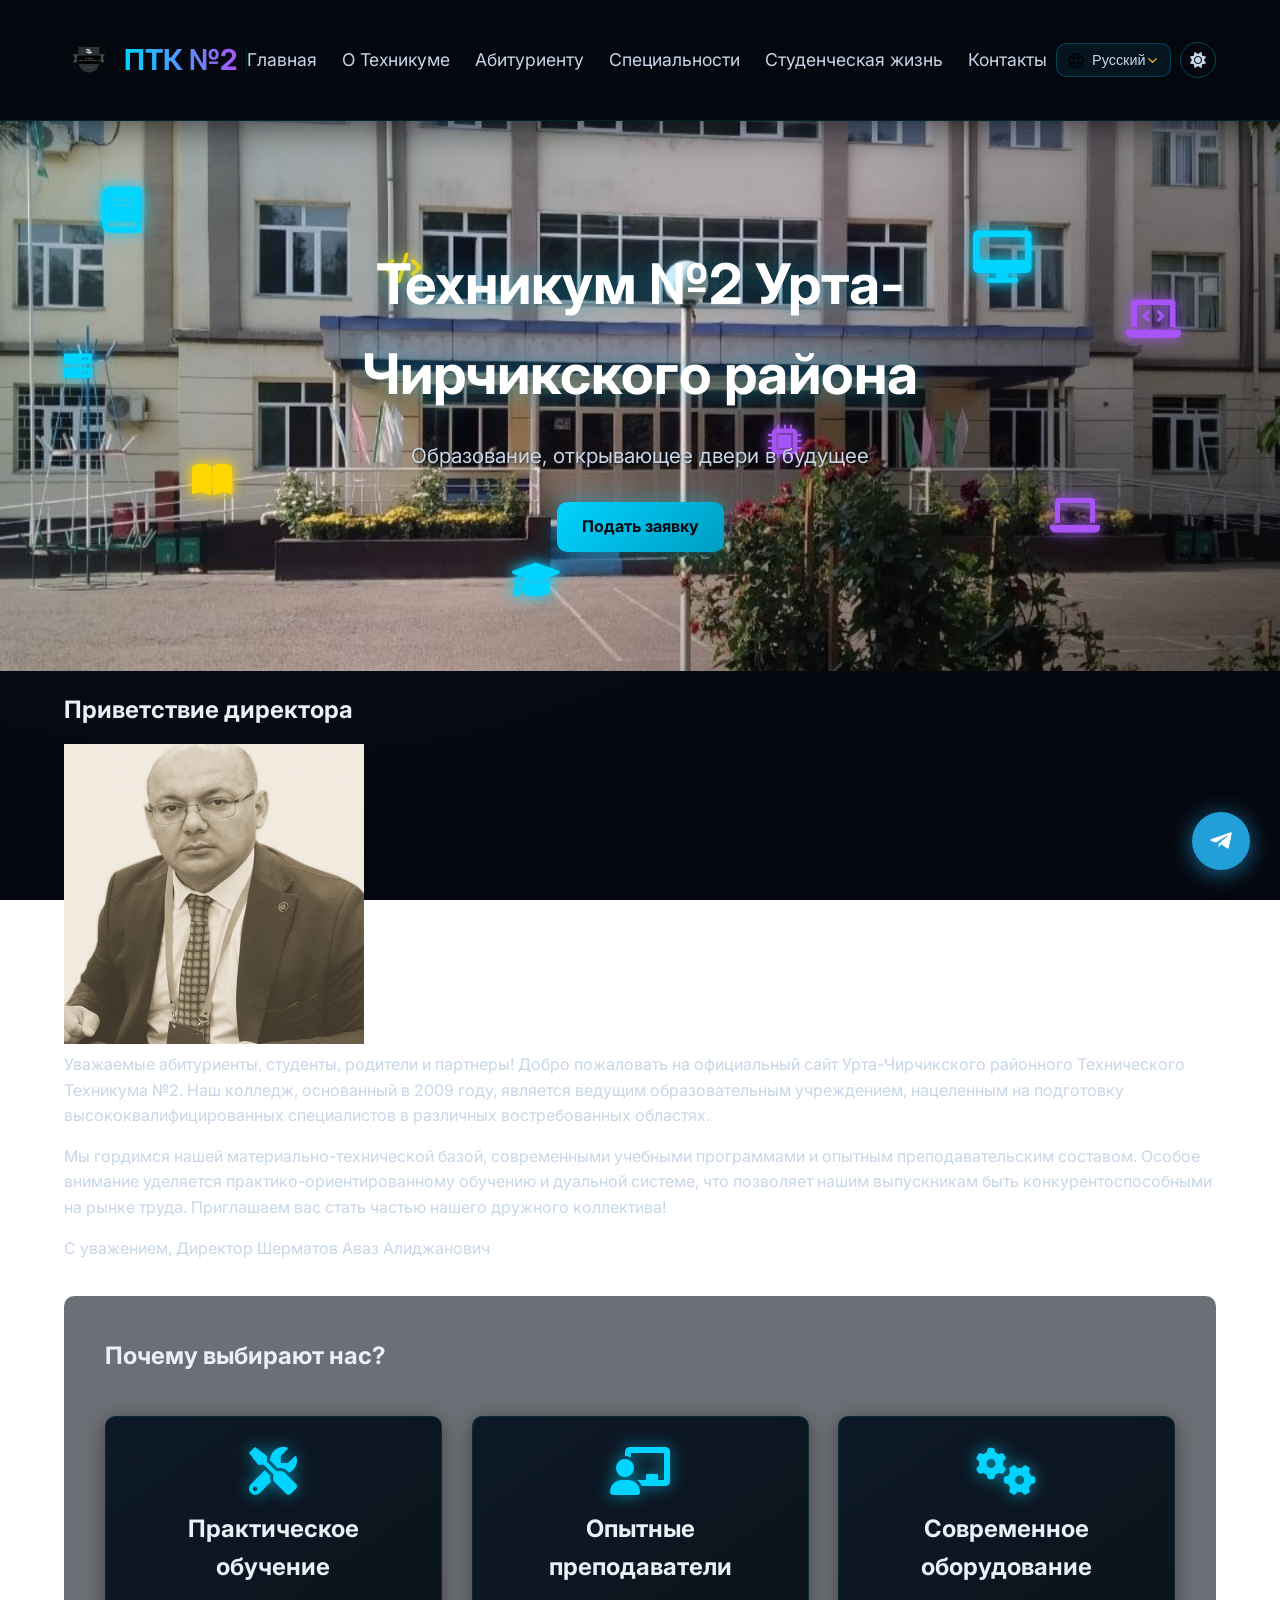
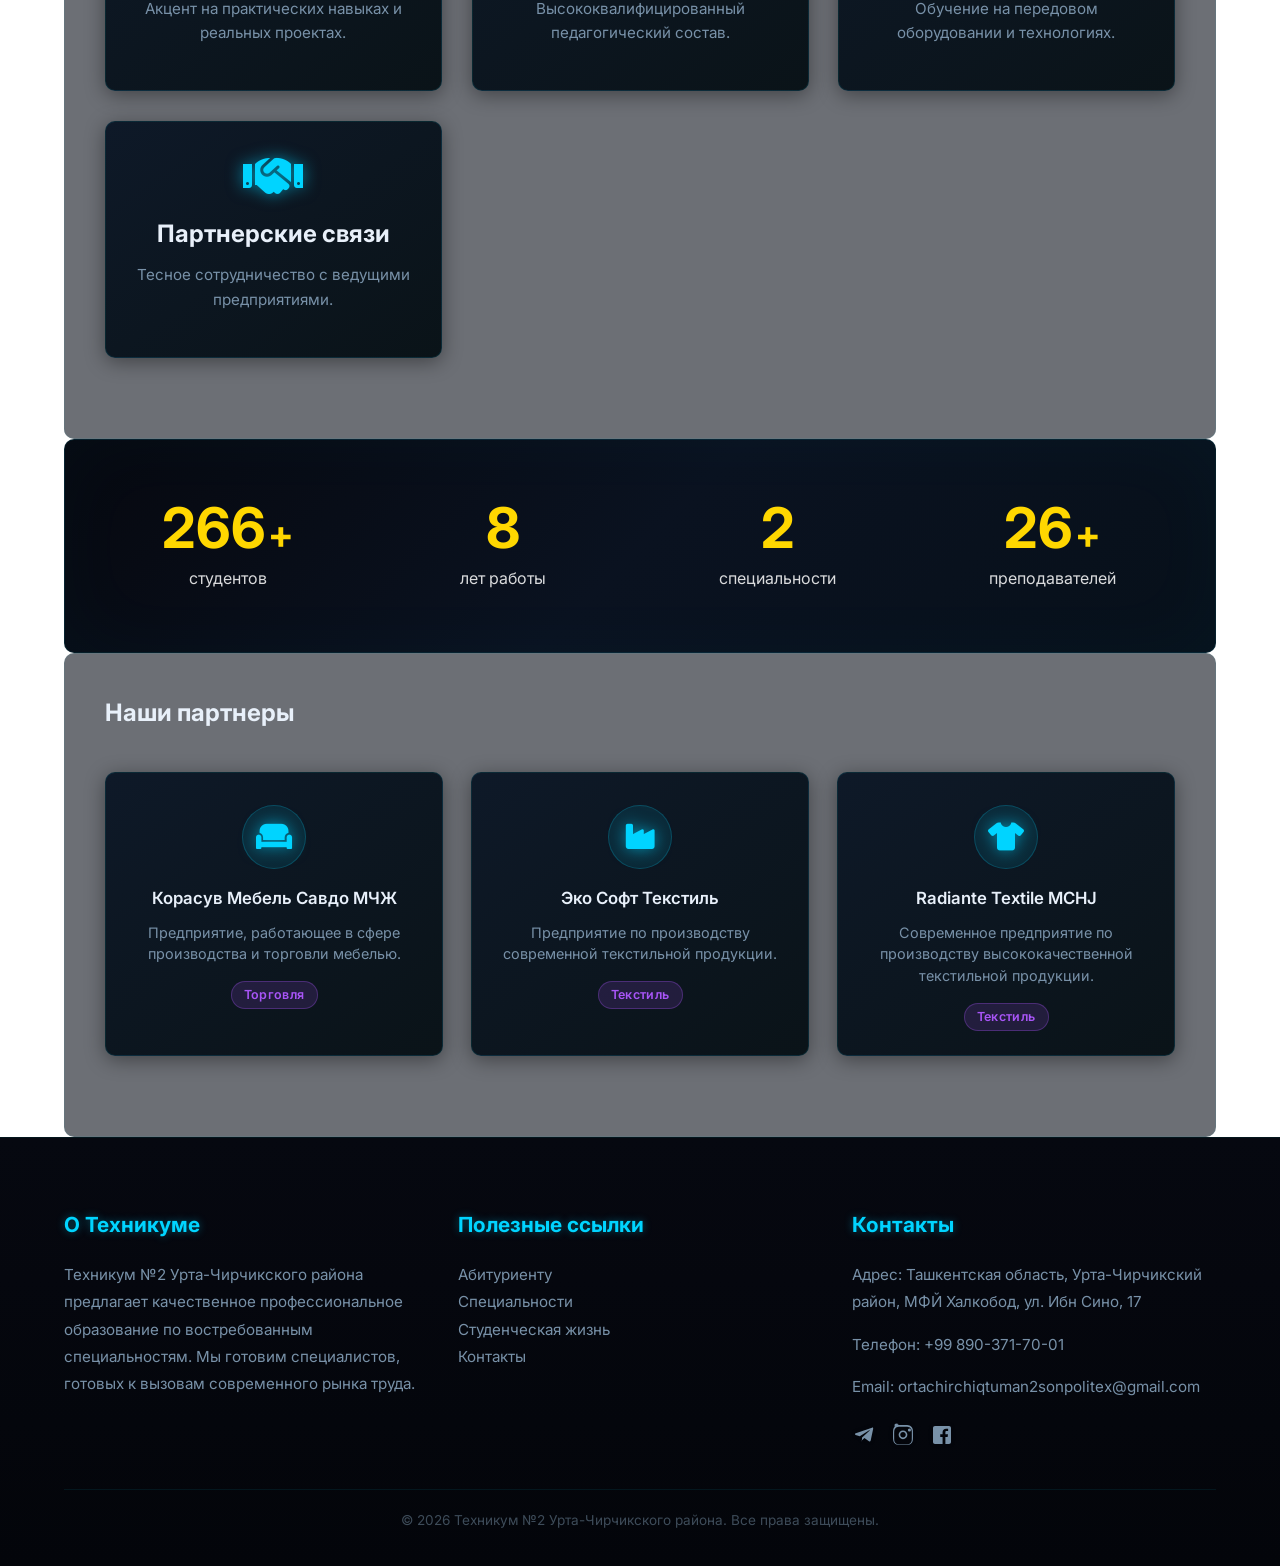
<file: index.html>
﻿<!DOCTYPE html>
<html lang="ru"> <head>
    <meta charset="UTF-8">
    <meta name="viewport" content="width=device-width, initial-scale=1.0">
    <title data-lang-key="page_title_home">O‘rta-Chirchiq tumani 2-sonli Texnikumi</title>
    <link rel="stylesheet" href="css/style.css">
    <link rel="stylesheet" href="https://cdnjs.cloudflare.com/ajax/libs/font-awesome/6.0.0-beta3/css/all.min.css">
</head>
<body>

    <header class="main-header">
        <div class="container header-content">
            <div class="logo">
                <a href="index.html">
                    <img src="img/placeholder_logo.png" alt="College Logo" class="college-logo">
                    <span class="logo-text" data-lang-key="college_short_name">PTC No.2</span>
                </a>
            </div>
            <nav class="main-nav">
                <ul>
                    <li><a href="index.html" data-lang-key="nav_home">Bosh sahifa</a></li>
                    <li><a href="about.html" data-lang-key="nav_about">Kollej haqida</a></li>
                    <li><a href="applicants.html" data-lang-key="nav_applicants">Abituriyentga</a></li>
                    <li><a href="programs.html" data-lang-key="nav_programs">Mutaxassisliklar</a></li>
                    <li><a href="student_life.html" data-lang-key="nav_student_life">Talabalar hayoti</a></li>
                    <li><a href="contacts.html" data-lang-key="nav_contacts">Aloqa</a></li>
                </ul>
            </nav>
            <div class="language-switcher">
                <select id="language-switcher-select">
                    <option value="uz" data-flag="img/uz.svg">O'zbekcha</option>
                    <option value="ru" data-flag="img/ru.svg">Русский</option>
                    <option value="en" data-flag="img/en.svg">English</option>
                </select>
                <img id="selected-flag" src="img/ru.svg" alt="Selected language flag">
            </div>
            <button class="theme-toggle-btn" id="theme-toggle" aria-label="Toggle theme">
                <i class="fas fa-sun"></i>
            </button>
            <button class="hamburger-menu" aria-label="Open menu">
                <i class="fas fa-bars"></i>
            </button>
        </div>
    </header>

    <main>
        <section class="hero-section" style="background-image: url('img/hero_background.jpg');">
            <div class="hero-overlay"></div>
            <div class="container hero-content">
                <h1 class="hero-title" data-lang-key="hero_title">O‘rta-Chirchiq tumani 2-sonli Texnikumi</h1>
                <p class="hero-slogan" data-lang-key="hero_slogan">Kelajakka eshik ochuvchi ta'lim</p>
                <a href="applicants.html" class="btn btn-primary" data-lang-key="hero_apply_btn">Ariza topshirish</a>
            </div>
        </section>

        <section class="section-welcome container">
            <div class="welcome-content">
                <h2 class="section-title" data-lang-key="welcome_message_title" data-anim="rotate-in-x">Direktor tabrigi</h2>
                <div class="welcome-director-info">
                    <div class="director-photo-wrapper" data-anim="swivel">
                        <img src="img/director_photo.png" alt="Director's Photo" class="director-photo">
                    </div>
                    <div class="director-text" data-anim="rotate-in-y">
                        <p data-lang-key="welcome_message_paragraph1">
                            Hurmatli abituriyentlar, talabalar, ota-onalar va hamkorlar! O‘rta-Chirchiq tumani 2-sonli Texnikumning rasmiy veb-saytiga xush kelibsiz. 2009-yilda tashkil etilgan kollejimiz turli talab yuqori bo‘lgan sohalarda yuqori malakali mutaxassislarni tayyorlashga qaratilgan yetakchi ta’lim muassasasidir.                        
                        </p>
                        <p data-lang-key="welcome_message_paragraph2">
                            Biz o‘z moddiy-texnik bazamiz, zamonaviy o‘quv dasturlarimiz va tajribali o‘qituvchilar jamoasi bilan faxrlanamiz. Amaliyotga yo‘naltirilgan va dual ta’lim tizimiga alohida e’tibor qaratilmoqda, bu esa bitiruvchilarimizga mehnat bozorida raqobatbardosh bo‘lish imkonini beradi. Sizni do‘stona jamoamizga qo‘shilishga taklif qilamiz!
                        </p>
                        <p class="director-signature" data-lang-key="director_signature">Hurmat bilan, Direktor Shermatov Avaz Alijanovich</p>
                    </div>
                </div>
            </div>
        </section>

        <section class="section-features container">
            <h2 class="section-title" data-lang-key="features_title" data-anim="pivot">Nima uchun bizni tanlaysiz?</h2>
            <div class="features-grid">
                <div class="feature-item" data-anim="cube-drop" data-delay="1">
                    <i class="fas fa-tools feature-icon"></i>
                    <h3 data-lang-key="feature1_title">Amaliy ta’lim</h3>
                    <p data-lang-key="feature1_desc">Amaliy ko’nikmalar va real loyihalarga e’tibor.</p>
                </div>
                <div class="feature-item" data-anim="rotate-in-y" data-delay="2">
                    <i class="fas fa-chalkboard-teacher feature-icon"></i>
                    <h3 data-lang-key="feature2_title">Tajribali o’qituvchilar</h3>
                    <p data-lang-key="feature2_desc">Yuqori malakali pedagogik jamoa.</p>
                </div>
                <div class="feature-item" data-anim="spin-in" data-delay="3">
                    <i class="fas fa-cogs feature-icon"></i>
                    <h3 data-lang-key="feature3_title">Zamonaviy jihozlar</h3>
                    <p data-lang-key="feature3_desc">Ilg’or uskunalar va texnologiyalarda ta’lim.</p>
                </div>
                <div class="feature-item" data-anim="swivel" data-delay="4">
                    <i class="fas fa-handshake feature-icon"></i>
                    <h3 data-lang-key="feature4_title">Hamkorlik aloqalari</h3>
                    <p data-lang-key="feature4_desc">Yetakchi korxonalar bilan yaqin hamkorlik.</p>
                </div>
            </div>
        </section>

        <section class="section-stats container">
            <div class="stats-grid">
                <div class="stat-item">
                    <div class="stat-number-wrap">
                        <span class="stat-number" data-target="500">0</span>
                        <span class="stat-symbol">+</span>
                    </div>
                    <p data-lang-key="stat_students">студентов</p>
                </div>
                <div class="stat-item">
                    <div class="stat-number-wrap">
                        <span class="stat-number" data-target="15">0</span>
                    </div>
                    <p data-lang-key="stat_years">лет работы</p>
                </div>
                <div class="stat-item">
                    <div class="stat-number-wrap">
                        <span class="stat-number" data-target="4">0</span>
                    </div>
                    <p data-lang-key="stat_programs">специальности</p>
                </div>
                <div class="stat-item">
                    <div class="stat-number-wrap">
                        <span class="stat-number" data-target="50">0</span>
                        <span class="stat-symbol">+</span>
                    </div>
                    <p data-lang-key="stat_teachers">преподавателей</p>
                </div>
            </div>
        </section>

        <section class="section-partners container">
            <h2 class="section-title" data-lang-key="partners_title" data-anim="rotate-in-x">Bizning hamkorlarimiz</h2>
            <div class="partners-grid">
                <div class="partner-card" data-anim="spin-in" data-delay="1">
                    <div class="partner-icon-wrap">
                        <i class="fas fa-couch"></i>
                    </div>
                    <h4 class="partner-name" data-lang-key="partner1_name">Qorasuv Mebel Savdo MCHJ</h4>
                    <p class="partner-desc" data-lang-key="partner1_desc">Mebel ishlab chiqarish va savdo sohasida faoliyat yurituvchi korxona.</p>
                    <span class="partner-type" data-lang-key="partner1_type">Savdo</span>
                </div>
                <div class="partner-card" data-anim="cube-drop" data-delay="2">
                    <div class="partner-icon-wrap">
                        <i class="fas fa-industry"></i>
                    </div>
                    <h4 class="partner-name" data-lang-key="partner2_name">Eko Soft Tekstil Korxonasi</h4>
                    <p class="partner-desc" data-lang-key="partner2_desc">Zamonaviy to'qimachilik mahsulotlarini ishlab chiqaruvchi korxona.</p>
                    <span class="partner-type" data-lang-key="partner2_type">To'qimachilik</span>
                </div>
                <div class="partner-card" data-anim="rotate-in-y" data-delay="3">
                    <div class="partner-icon-wrap">
                        <i class="fas fa-tshirt"></i>
                    </div>
                    <h4 class="partner-name" data-lang-key="partner3_name">Radiante Textile MCHJ</h4>
                    <p class="partner-desc" data-lang-key="partner3_desc">Yuqori sifatli to'qimachilik mahsulotlari ishlab chiqaruvchi zamonaviy korxona.</p>
                    <span class="partner-type" data-lang-key="partner3_type">To'qimachilik</span>
                </div>
            </div>
        </section>

    </main>

    <footer class="main-footer">
        <div class="container footer-content">
            <div class="footer-col about-col">
                <h3 data-lang-key="footer_about_title">Kollej haqida</h3>
                <p data-lang-key="footer_about_text">
                    O‘rta-Chirchiq tumani 2-sonli Texnikumi talab yuqori bo‘lgan mutaxassisliklar bo‘yicha sifatli kasbiy ta’limni taklif etadi. Biz zamonaviy mehnat bozori talablariga tayyor mutaxassislarni tayyorlaymiz.
            </div>
            <div class="footer-col links-col">
                <h3 data-lang-key="footer_links_title">Foydali havolalar</h3>
                <ul>
                    <li><a href="applicants.html" data-lang-key="footer_link_applicants">Abituriyentga</a></li>
                    <li><a href="programs.html" data-lang-key="footer_link_programs">Mutaxassisliklar</a></li>
                    <li><a href="student_life.html" data-lang-key="footer_link_student_life">Talabalar hayoti</a></li>
                    <li><a href="contacts.html" data-lang-key="footer_link_contacts">Aloqa</a></li>
                </ul>
            </div>
            <div class="footer-col contact-col">
                <h3 data-lang-key="footer_contact_title">Aloqa</h3>
                <p data-lang-key="footer_address">Manzil: Toshkent viloyati, O'rta-Chirchiq tumani, Xalqobod MFY, Ibn Sino ko'chasi, 17-uy</p>
                <p data-lang-key="footer_phone">Telefon: +99 890-371-70-01</p>
                <p data-lang-key="footer_email">Email: ortachirchiqtuman2sonpolitex@gmail.com</p>
                <div class="social-links">
                    <a href="https://t.me/Politexnikum2sonli" target="_blank" aria-label="Telegram">
                        <svg class="social-icon" viewBox="0 0 24 24" width="24" height="24" fill="currentColor">
                            <path d="M9.78 18.65l.28-4.23 7.68-6.92c.34-.31-.07-.46-.52-.19L7.74 13.3 3.62 12c-.88-.24-.88-1.37.2-1.64l16.14-5.7c.75-.27 1.45.16 1.18 1.31l-2.45 11.46c-.24.98-1 1.25-1.73.78l-4.52-3.32-2.13 2.05c-.21.21-.39.39-.7.39z"/>
                        </svg>
                    </a>
                 
                    <a href="https://www.instagram.com/urtachirchiq_2_son_texnikum?igsh=cGlnMWNzNDA4anpl&utm_source=qr" target="_blank" aria-label="Instagram">
                        <svg class="social-icon" viewBox="0 0 24 24" width="24" height="24" fill="currentColor">
                            <path d="M12 2c2.717 0 3.056.01 4.122.06 1.065.05 1.79.217 2.428.465.66.254 1.216.598 1.772 1.153a4.908 4.908 0 011.153 1.772c.248.637.415 1.363.465 2.428.047 1.066.06 1.405.06 4.122s-.013 3.056-.06 4.122c-.05 1.065-.218 1.79-.465 2.428a4.883 4.883 0 01-1.153 1.772 4.915 4.915 0 01-1.772 1.153c-.637.247-1.363.415-2.428.465-1.066.047-1.405.06-4.122.06s-3.056-.013-4.122-.06c-1.065-.05-1.79-.218-2.428-.465a4.89 4.89 0 01-1.772-1.153 4.904 4.904 0 01-1.153-1.772c-.248-.637-.415-1.363-.465-2.428C2.013 15.056 2 14.717 2 12s.013-3.056.06-4.122c.05-1.065.218-1.79.465-2.428a4.88 4.88 0 011.153-1.772A4.902 4.902 0 013.825.925c.637-.248 1.363-.415 2.428-.465C7.32 2.013 7.66 2 8.878 2H12zm0 1.8c-2.649 0-2.984.01-4.04.057-1.037.046-1.66.21-2.122.422-.516.223-.91.48-1.304.874-.4.393-.66.787-.875 1.303-.21.463-.375 1.086-.422 2.123-.046 1.056-.057 1.396-.057 4.04s.01 2.984.057 4.04c.047 1.037.21 1.66.422 2.122.223.516.48.91.874 1.304.393.4.787.66 1.303.875.463.21 1.086.375 2.123.422 1.056.046 1.396.057 4.04.057s2.984-.01 4.04-.057c1.037-.047 1.66-.21 2.122-.422.516-.223.91-.48 1.304-.874.4-.393.66-.787.875-1.303.21-.463.375-1.086.422-2.123.046-1.056.057-1.396.057-4.04s-.01-2.984-.057-4.04c-.047-1.037-.21-1.66-.422-2.122-.223-.516-.48-.91-.874-1.304-.393-.4-.787-.66-1.303-.875-.463-.21-1.086-.375-2.123-.422C15.016 3.81 14.649 3.8 12 3.8zm0 3.62c-2.42 0-4.38 1.96-4.38 4.38s1.96 4.38 4.38 4.38 4.38-1.96 4.38-4.38-1.96-4.38-4.38-4.38zm0 7.16c-1.526 0-2.78-1.254-2.78-2.78s1.254-2.78 2.78-2.78 2.78 1.254 2.78 2.78-1.254 2.78-2.78 2.78zM18.428 5.4a1.58 1.58 0 100 3.16 1.58 1.58 0 000-3.16z"/>
                        </svg>
                    </a>
                 
                    <a href="https://www.facebook.com/share/p/1Fb3sjfM2D/" target="_blank" aria-label="Facebook">
                        <svg class="social-icon" viewBox="0 0 24 24" width="24" height="24" fill="currentColor">
                            <path d="M19 3H5c-1.11 0-2 .9-2 2v14c0 1.1.89 2 2 2h7.58v-6.96h-2.34V11.22h2.34V9.27c0-2.32 1.42-3.58 3.48-3.58.98 0 1.82.07 2.06.1v2.33h-1.38c-1.13 0-1.35.54-1.35 1.32v1.73h2.59l-.34 2.84h-2.25V21H19c1.11 0 2-.9 2-2V5c0-1.1-.89-2-2-2z"/>
                        </svg>
                    </a>
                </div>
            </div>
        </div>
        <div class="footer-bottom">
            <p data-lang-key="footer_copyright">&copy; 2025 O‘rta-Chirchiq tumani 2-sonli Texnikumi. Barcha huquqlar himoyalangan.</p>
        </div>
    </footer>

    <script src="js/script.js"></script>
    </body>
</html>
</file>
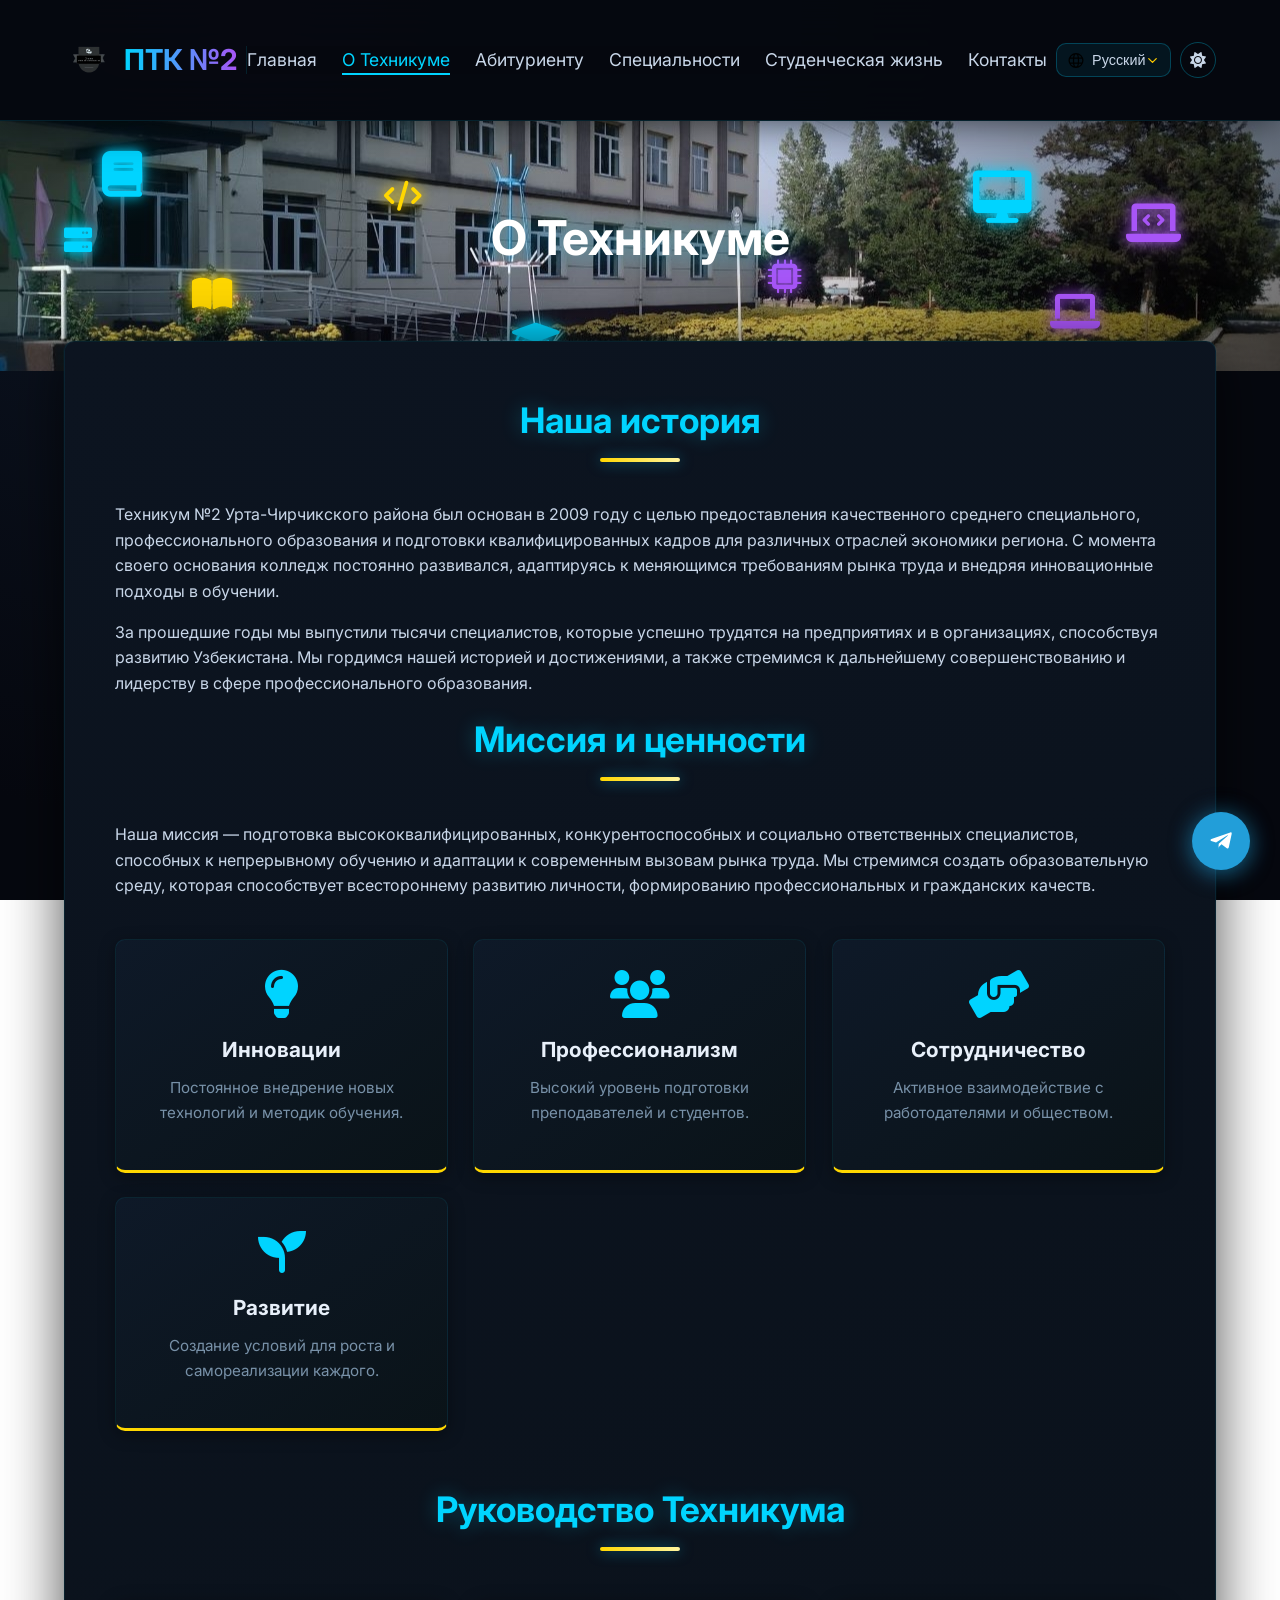
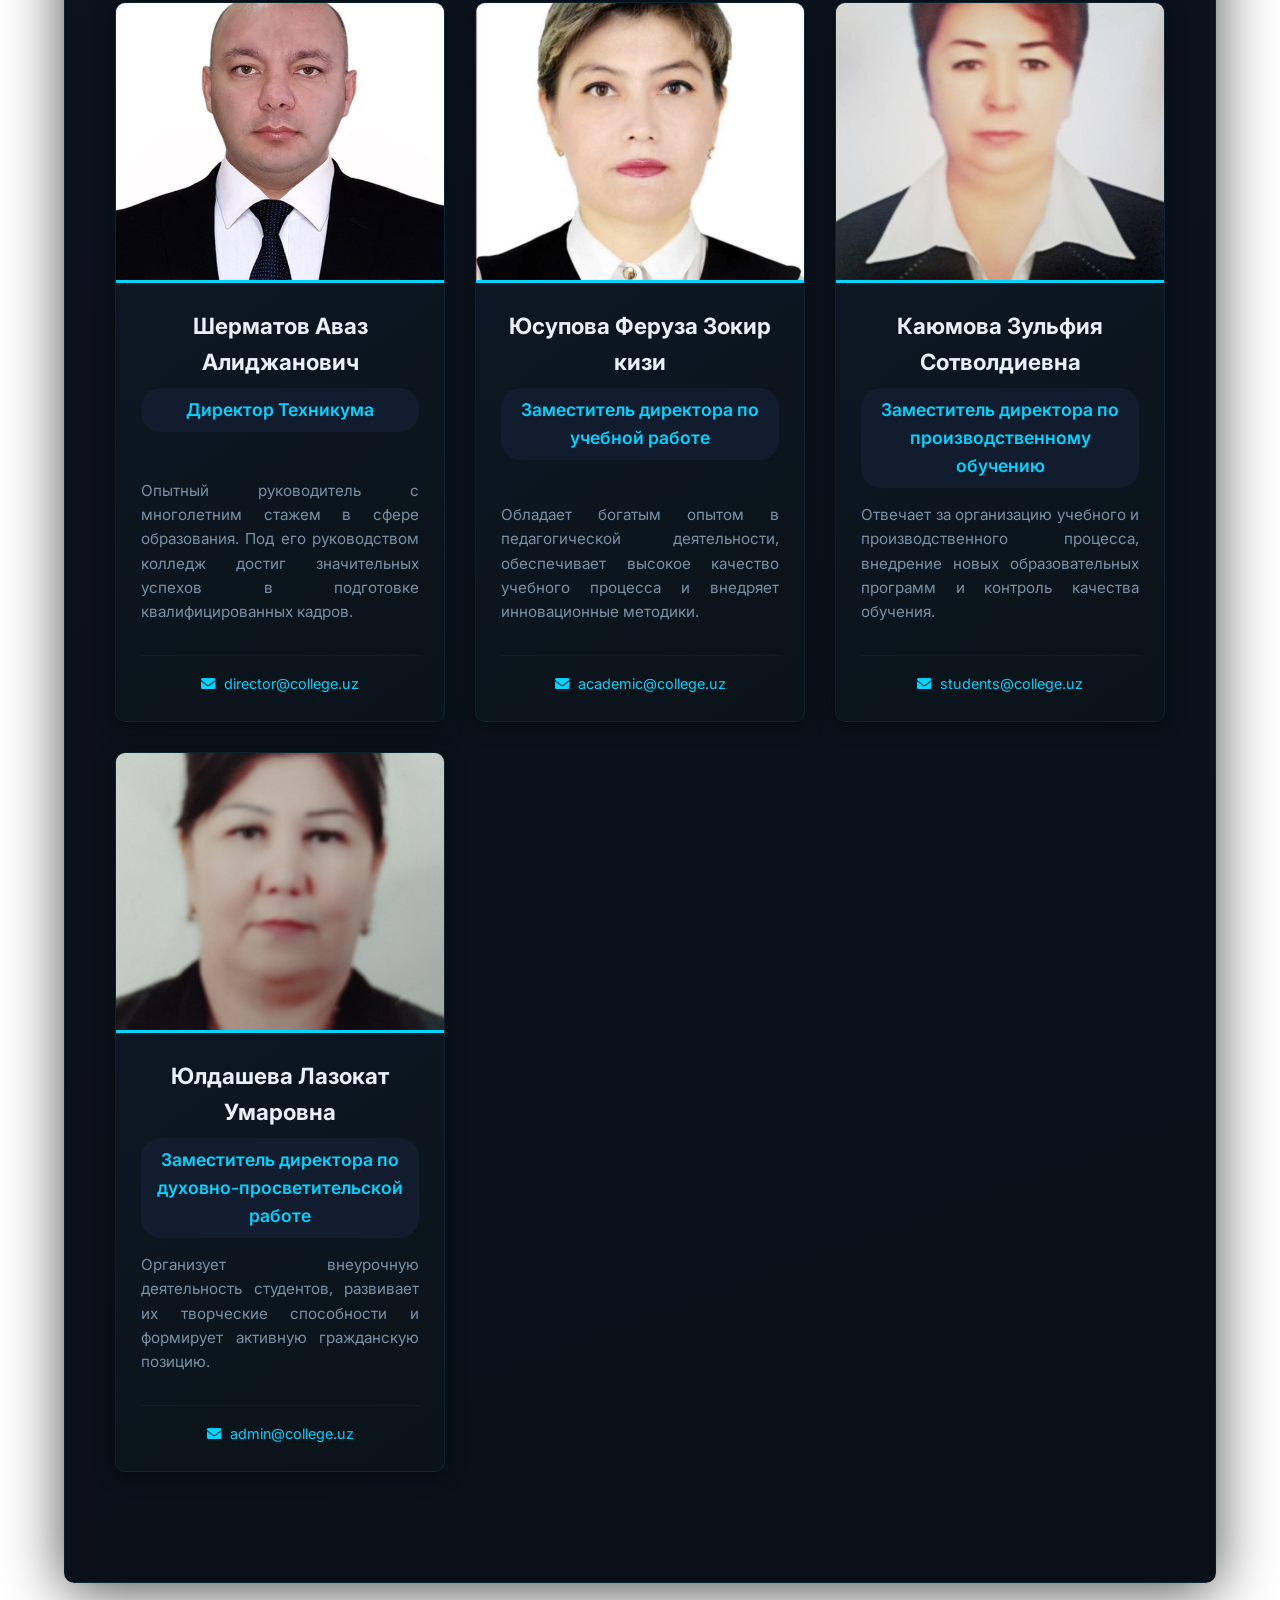
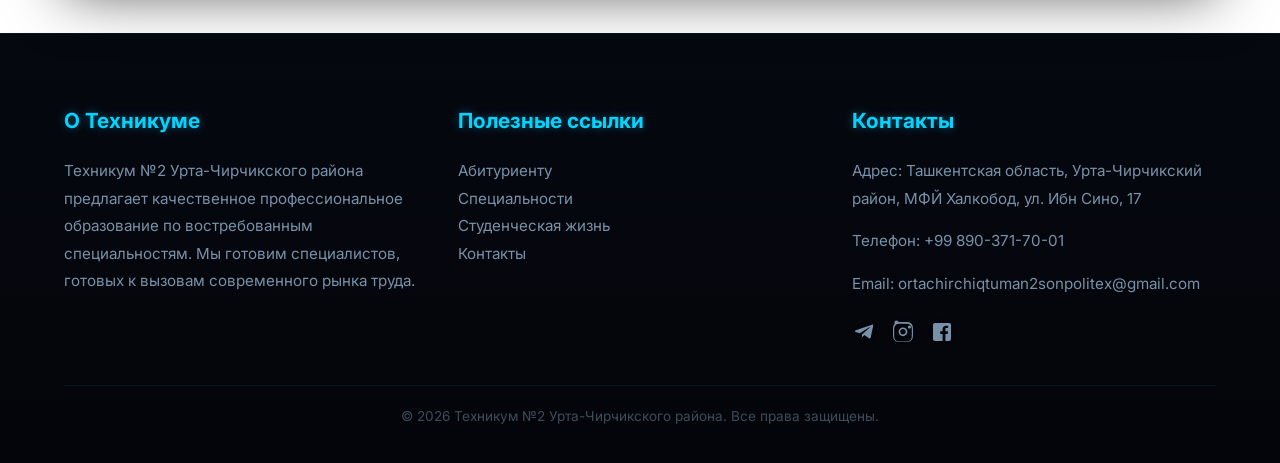
<file: about.html>
﻿<!DOCTYPE html>
<html lang="ru"> <head>
    <meta charset="UTF-8">
    <meta name="viewport" content="width=device-width, initial-scale=1.0">
    <title data-lang-key="page_title_about">О колледже - Урта-Чирчикский Техникум №2</title>
    <link rel="stylesheet" href="css/style.css">
    <link rel="stylesheet" href="https://cdnjs.cloudflare.com/ajax/libs/font-awesome/6.0.0-beta3/css/all.min.css">
    <style>
        /* Дополнительные стили для карточек руководства */
        .management-grid {
            display: grid;
            grid-template-columns: repeat(auto-fit, minmax(300px, 1fr));
            gap: 30px;
            margin-top: 40px;
            margin-bottom: 60px;
        }

        .management-item {
            background: linear-gradient(145deg, #0e1928, #0a1318);
            border: 1px solid rgba(0, 212, 255, 0.08);
            border-radius: var(--border-radius);
            box-shadow: 0 4px 20px rgba(0, 0, 0, 0.4);
            overflow: hidden;
            transition: transform 0.3s ease, box-shadow 0.3s ease, border-color 0.3s ease;
            display: flex;
            flex-direction: column;
        }

        .management-item:hover {
            transform: translateY(-8px);
            border-color: rgba(0, 212, 255, 0.35);
            box-shadow: 0 10px 35px rgba(0, 0, 0, 0.55), 0 0 22px rgba(0, 212, 255, 0.12);
        }

        .management-photo {
            width: 100%;
            height: 280px;
            object-fit: cover;
            border-bottom: 3px solid var(--primary-color);
        }

        .management-info {
            padding: 25px;
            flex-grow: 1;
            display: flex;
            flex-direction: column;
            text-align: center;
        }

        .management-name {
            font-size: 1.4em;
            color: var(--heading-color);
            margin-bottom: 8px;
            font-weight: bold;
        }

        .management-position {
            font-size: 1.1em;
            color: var(--primary-color);
            margin-bottom: 15px;
            font-weight: 600;
            background-color: var(--light-grey);
            padding: 8px 15px;
            border-radius: 20px;
            display: inline-block;
        }

        .management-bio {
            font-size: 0.95em;
            color: var(--light-text-color);
            line-height: 1.6;
            margin-top: auto;
            text-align: justify;
        }

        .management-contact {
            margin-top: 15px;
            padding-top: 15px;
            border-top: 1px solid var(--light-grey);
        }

        .management-contact a {
            color: var(--primary-color);
            text-decoration: none;
            font-size: 0.9em;
            transition: color 0.3s ease;
        }

        .management-contact a:hover {
            color: var(--accent-color);
        }

        .management-contact i {
            margin-right: 5px;
        }

        /* Стили для ценностей */
        .values-grid {
            display: grid;
            grid-template-columns: repeat(auto-fit, minmax(250px, 1fr));
            gap: 25px;
            margin-top: 40px;
            margin-bottom: 50px;
        }

        .value-item {
            background: linear-gradient(145deg, #0e1928, #0a1318);
            border: 1px solid rgba(0, 212, 255, 0.08);
            padding: 30px 25px;
            border-radius: var(--border-radius);
            text-align: center;
            transition: transform 0.3s ease, border-color 0.3s ease, box-shadow 0.3s ease;
            border-bottom: 3px solid var(--accent-color);
            box-shadow: 0 4px 16px rgba(0, 0, 0, 0.35);
        }

        .value-item:hover {
            transform: translateY(-5px);
            border-color: rgba(0, 212, 255, 0.08);
            border-bottom-color: var(--primary-color);
            box-shadow: 0 10px 30px rgba(0, 0, 0, 0.5), 0 0 20px rgba(0, 212, 255, 0.1);
        }

        .value-icon {
            font-size: 3em;
            color: var(--primary-color);
            margin-bottom: 15px;
        }

        .value-item h3 {
            font-size: 1.3em;
            color: var(--heading-color);
            margin-bottom: 10px;
        }

        .value-item p {
            font-size: 0.95em;
            color: var(--light-text-color);
        }

        @media (max-width: 768px) {
            .management-grid {
                grid-template-columns: 1fr;
            }
            
            .values-grid {
                grid-template-columns: repeat(auto-fit, minmax(200px, 1fr));
            }
        }

        /* Light theme overrides for page-specific elements */
        [data-theme="light"] .management-item {
            background: #fff;
            border-color: #dee2e6;
            box-shadow: 0 4px 12px rgba(0,0,0,0.08);
        }
        [data-theme="light"] .management-item:hover {
            border-color: #dee2e6;
            box-shadow: 0 8px 20px rgba(0,0,0,0.15);
        }
        [data-theme="light"] .management-name { color: #003f7f; }
        [data-theme="light"] .management-contact a:hover { color: #003f7f; }
        [data-theme="light"] .value-item {
            background: #e9ecef;
            border: 1px solid #dee2e6;
            box-shadow: none;
        }
        [data-theme="light"] .value-item:hover {
            background: #fff;
            border-color: #dee2e6;
            border-bottom-color: #e6b800;
            box-shadow: 0 4px 12px rgba(0,0,0,0.08);
        }
        [data-theme="light"] .value-item h3 { color: #003f7f; }
    </style>
</head>
<body>

    <header class="main-header">
        <div class="container header-content">
            <div class="logo">
                <a href="index.html">
                    <img src="img/placeholder_logo.png" alt="College Logo" class="college-logo">
                    <span class="logo-text" data-lang-key="college_short_name">PTC No.2</span>
                </a>
            </div>
            <nav class="main-nav">
                <ul>
                    <li><a href="index.html" data-lang-key="nav_home">Home</a></li>
                    <li><a href="about.html" class="active" data-lang-key="nav_about">About College</a></li>
                    <li><a href="applicants.html" data-lang-key="nav_applicants">Applicants</a></li>
                    <li><a href="programs.html" data-lang-key="nav_programs">Programs</a></li>
                    <li><a href="student_life.html" data-lang-key="nav_student_life">Student Life</a></li>
                    <li><a href="contacts.html" data-lang-key="nav_contacts">Contacts</a></li>
                </ul>
            </nav>
            <div class="language-switcher">
                <select id="language-switcher-select">
                    <option value="uz" data-flag="img/uz.svg">O'zbekcha</option>
                    <option value="ru" data-flag="img/ru.svg">Русский</option>
                    <option value="en" data-flag="img/en.svg">English</option>
                </select>
                <img id="selected-flag" src="img/ru.svg" alt="Selected language flag">
            </div>
            <button class="theme-toggle-btn" id="theme-toggle" aria-label="Toggle theme">
                <i class="fas fa-sun"></i>
            </button>
            <button class="hamburger-menu" aria-label="Open menu">
                <i class="fas fa-bars"></i>
            </button>
        </div>
    </header>

    <main>
        <section class="page-hero-section about-hero" style="background-image: url('img/college_building.jpg');">
            <div class="hero-overlay"></div>
            <div class="container page-hero-content">
                <h1 class="page-title" data-lang-key="about_page_title">О колледже</h1>
            </div>
        </section>

        <section class="section-content container">
            <h2 class="section-subtitle" data-lang-key="about_history_title" data-anim="rotate-in-x">Наша история</h2>
            <p data-lang-key="about_history_paragraph1" data-anim="tilt-rise" data-delay="1">
                Урта-Чирчикский районный Техникум №2 был основан в <strong>2009 году</strong> с целью предоставления качественного среднего специального, профессионального образования и подготовки квалифицированных кадров для различных отраслей экономики региона. С момента своего основания колледж постоянно развивался, адаптируясь к меняющимся требованиям рынка труда и внедряя инновационные подходы в обучении.
            </p>
            <p data-lang-key="about_history_paragraph2">
                За прошедшие годы мы выпустили тысячи специалистов, которые успешно трудятся на предприятиях и в организациях, способствуя развитию Узбекистана. Мы гордимся нашей историей и достижениями, а также стремимся к дальнейшему совершенствованию и лидерству в сфере профессионального образования.
            </p>

            <h2 class="section-subtitle" data-lang-key="about_mission_title" data-anim="pivot">Миссия и ценности</h2>
            <p data-lang-key="about_mission_paragraph" data-anim="tilt-rise" data-delay="1">
                <strong>Наша миссия</strong> — подготовка высококвалифицированных, конкурентоспособных и социально ответственных специалистов, способных к непрерывному обучению и адаптации к современным вызовам рынка труда. Мы стремимся создать образовательную среду, которая способствует всестороннему развитию личности, формированию профессиональных и гражданских качеств.
            </p>
            
            <div class="values-grid">
                <div class="value-item" data-anim="cube-drop" data-delay="1">
                    <i class="fas fa-lightbulb value-icon"></i>
                    <h3 data-lang-key="value1_title">Инновации</h3>
                    <p data-lang-key="value1_desc">Постоянное внедрение новых технологий и методик обучения.</p>
                </div>
                <div class="value-item" data-anim="rotate-in-y" data-delay="2">
                    <i class="fas fa-users value-icon"></i>
                    <h3 data-lang-key="value2_title">Профессионализм</h3>
                    <p data-lang-key="value2_desc">Высокий уровень подготовки преподавателей и студентов.</p>
                </div>
                <div class="value-item" data-anim="spin-in" data-delay="3">
                    <i class="fas fa-hands-helping value-icon"></i>
                    <h3 data-lang-key="value3_title">Сотрудничество</h3>
                    <p data-lang-key="value3_desc">Активное взаимодействие с работодателями и обществом.</p>
                </div>
                <div class="value-item" data-anim="swivel" data-delay="4">
                    <i class="fas fa-seedling value-icon"></i>
                    <h3 data-lang-key="value4_title">Развитие</h3>
                    <p data-lang-key="value4_desc">Создание условий для роста и самореализации каждого.</p>
                </div>
            </div>

            <h2 class="section-subtitle" data-lang-key="about_management_title" data-anim="rotate-in-x">Руководство колледжа</h2>
            <div class="management-grid">
                <div class="management-item" data-anim="swivel" data-delay="1">
                    <img src="img/director.jpg" alt="Директор колледжа" class="management-photo">
                    <div class="management-info">
                        <h3 class="management-name" data-lang-key="director_name">Шерматов Аваз Алиджанович</h3>
                        <p class="management-position" data-lang-key="director_position">Директор колледжа</p>
                        <p class="management-bio" data-lang-key="director_bio">
                            Опытный руководитель с многолетним стажем в сфере образования. Под его руководством колледж достиг значительных успехов в подготовке квалифицированных кадров.
                        </p>
                        <div class="management-contact">
                            <a href="mailto:director@college.uz"><i class="fas fa-envelope"></i> director@college.uz</a>
                        </div>
                    </div>
                </div>

                <div class="management-item" data-anim="rotate-in-y" data-delay="2">
                    <img src="img/deputy_director_yusupova.jpg" alt="Заместитель директора по учебной работе" class="management-photo">
                    <div class="management-info">
                        <h3 class="management-name" data-lang-key="deputy_director_yusupova_name">Юсупова Феруза Зокир кизи</h3>
                        <p class="management-position" data-lang-key="deputy_director_yusupova_position">Заместитель директора по учебной работе</p>
                        <p class="management-bio" data-lang-key="deputy_director_yusupova_bio">
                            Обладает богатым опытом в педагогической деятельности, обеспечивает высокое качество учебного процесса и внедряет инновационные методики.    
                        </p>
                        <div class="management-contact">
                            <a href="mailto:academic@college.uz"><i class="fas fa-envelope"></i> academic@college.uz</a>
                        </div>
                    </div>
                </div>

                <div class="management-item" data-anim="cube-drop" data-delay="3">
                    <img src="img/deputy_director1.jpg" alt="Заместитель директора по производственному обучению" class="management-photo">
                    <div class="management-info">
                        <h3 class="management-name" data-lang-key="deputy_director_qayumova_name">Каюмова Зульфия Сотволдиевна</h3>
                        <p class="management-position" data-lang-key="deputy_director_qayumova_position">Заместитель директора по производственному обучению</p>
                        <p class="management-bio" data-lang-key="deputy_director_qayumova_bio">
                            Отвечает за организацию учебного и производственного процесса, внедрение новых образовательных программ и контроль качества обучения.
                        </p>
                        <div class="management-contact">
                            <a href="mailto:students@college.uz"><i class="fas fa-envelope"></i> students@college.uz</a>
                        </div>
                    </div>
                </div>

                <div class="management-item" data-anim="tilt-rise" data-delay="4">
                    <img src="img/deputy_director2.jpg" alt="Заместитель директора по духовно-просветительской работе" class="management-photo">
                    <div class="management-info">
                        <h3 class="management-name" data-lang-key= "deputy_director_yuldasheva_name">Юлдашева Лазокат Умаровна</h3>
                        <p class="management-position" data-lang-key="deputy_director_yuldasheva_position">Заместитель директора по духовно-просветительской работе</p>
                        <p class="management-bio" data-lang-key="deputy_director_yuldasheva_bio">
                            Организует внеурочную деятельность студентов, развивает их творческие способности и формирует активную гражданскую позицию.
                        </p>
                        <div class="management-contact">
                            <a href="mailto:admin@college.uz"><i class="fas fa-envelope"></i> admin@college.uz</a>
                        </div>
                    </div>
                </div>
            </div>
        </section>
    </main>

    <footer class="main-footer">
        <div class="container footer-content">
            <div class="footer-col about-col">
                <h3 data-lang-key="footer_about_title">О колледже</h3>
                <p data-lang-key="footer_about_text">
                    Урта-Чирчикский районный Техникум №2 предлагает качественное профессиональное образование по востребованным специальностям. Мы готовим специалистов, готовых к вызовам современного рынка труда.
                </p>
            </div>
            <div class="footer-col links-col">
                <h3 data-lang-key="footer_links_title">Полезные ссылки</h3>
                <ul>
                    <li><a href="applicants.html" data-lang-key="footer_link_applicants">Абитуриенту</a></li>
                    <li><a href="programs.html" data-lang-key="footer_link_programs">Специальности</a></li>
                    <li><a href="student_life.html" data-lang-key="footer_link_student_life">Студенческая жизнь</a></li>
                    <li><a href="contacts.html" data-lang-key="footer_link_contacts">Контакты</a></li>
                </ul>
            </div>
            <div class="footer-col contact-col">
                <h3 data-lang-key="footer_contact_title">Контакты</h3>
                <p data-lang-key="footer_address">Manzil: Toshkent viloyati, O'rta-Chirchiq tumani, Xalqobod MFY, Ibn Sino ko'chasi, 17-uy</p>
                <p data-lang-key="footer_phone">Телефон: (Укажите телефон)</p>
                <p data-lang-key="footer_email">Email: ortachirchiqtuman2sonpolitex@gmail.com</p>
                <div class="social-links">
                    <a href="https://t.me/Politexnikum2sonli" target="_blank" aria-label="Telegram">
                        <svg class="social-icon" viewBox="0 0 24 24" width="24" height="24" fill="currentColor">
                            <path d="M9.78 18.65l.28-4.23 7.68-6.92c.34-.31-.07-.46-.52-.19L7.74 13.3 3.62 12c-.88-.24-.88-1.37.2-1.64l16.14-5.7c.75-.27 1.45.16 1.18 1.31l-2.45 11.46c-.24.98-1 1.25-1.73.78l-4.52-3.32-2.13 2.05c-.21.21-.39.39-.7.39z"/>
                        </svg>
                    </a>
                    <a href="https://www.instagram.com/urtachirchiq_2_son_texnikum?igsh=cGlnMWNzNDA4anpl&utm_source=qr" target="_blank" aria-label="Instagram">
                        <svg class="social-icon" viewBox="0 0 24 24" width="24" height="24" fill="currentColor">
                            <path d="M12 2c2.717 0 3.056.01 4.122.06 1.065.05 1.79.217 2.428.465.66.254 1.216.598 1.772 1.153a4.908 4.908 0 011.153 1.772c.248.637.415 1.363.465 2.428.047 1.066.06 1.405.06 4.122s-.013 3.056-.06 4.122c-.05 1.065-.218 1.79-.465 2.428a4.883 4.883 0 01-1.153 1.772 4.915 4.915 0 01-1.772 1.153c-.637.247-1.363.415-2.428.465-1.066.047-1.405.06-4.122.06s-3.056-.013-4.122-.06c-1.065-.05-1.79-.218-2.428-.465a4.89 4.89 0 01-1.772-1.153 4.904 4.904 0 01-1.153-1.772c-.248-.637-.415-1.363-.465-2.428C2.013 15.056 2 14.717 2 12s.013-3.056.06-4.122c.05-1.065.218-1.79.465-2.428a4.88 4.88 0 011.153-1.772A4.902 4.902 0 013.825.925c.637-.248 1.363-.415 2.428-.465C7.32 2.013 7.66 2 8.878 2H12zm0 1.8c-2.649 0-2.984.01-4.04.057-1.037.046-1.66.21-2.122.422-.516.223-.91.48-1.304.874-.4.393-.66.787-.875 1.303-.21.463-.375 1.086-.422 2.123-.046 1.056-.057 1.396-.057 4.04s.01 2.984.057 4.04c.047 1.037.21 1.66.422 2.122.223.516.48.91.874 1.304.393.4.787.66 1.303.875.463.21 1.086.375 2.123.422 1.056.046 1.396.057 4.04.057s2.984-.01 4.04-.057c1.037-.047 1.66-.21 2.122-.422.516-.223.91-.48 1.304-.874.4-.393.66-.787.875-1.303.21-.463.375-1.086.422-2.123.046-1.056.057-1.396.057-4.04s-.01-2.984-.057-4.04c-.047-1.037-.21-1.66-.422-2.122-.223-.516-.48-.91-.874-1.304-.393-.4-.787-.66-1.303-.875-.463-.21-1.086-.375-2.123-.422C15.016 3.81 14.649 3.8 12 3.8zm0 3.62c-2.42 0-4.38 1.96-4.38 4.38s1.96 4.38 4.38 4.38 4.38-1.96 4.38-4.38-1.96-4.38-4.38-4.38zm0 7.16c-1.526 0-2.78-1.254-2.78-2.78s1.254-2.78 2.78-2.78 2.78 1.254 2.78 2.78-1.254 2.78-2.78 2.78zM18.428 5.4a1.58 1.58 0 100 3.16 1.58 1.58 0 000-3.16z"/>
                        </svg>
                    </a>
                    <a href="https://www.facebook.com/share/p/1Fb3sjfM2D/" target="_blank" aria-label="Facebook">
                        <svg class="social-icon" viewBox="0 0 24 24" width="24" height="24" fill="currentColor">
                            <path d="M19 3H5c-1.11 0-2 .9-2 2v14c0 1.1.89 2 2 2h7.58v-6.96h-2.34V11.22h2.34V9.27c0-2.32 1.42-3.58 3.48-3.58.98 0 1.82.07 2.06.1v2.33h-1.38c-1.13 0-1.35.54-1.35 1.32v1.73h2.59l-.34 2.84h-2.25V21H19c1.11 0 2-.9 2-2V5c0-1.1-.89-2-2-2z"/>
                        </svg>
                    </a>
                </div>
            </div>
        </div>
        <div class="footer-bottom">
            <p data-lang-key="footer_copyright">&copy; 2025 Урта-Чирчикский районный Техникум №2. Все права защищены.</p>
        </div>
    </footer>

    <script src="js/script.js"></script>
</body>
</html>
</file>
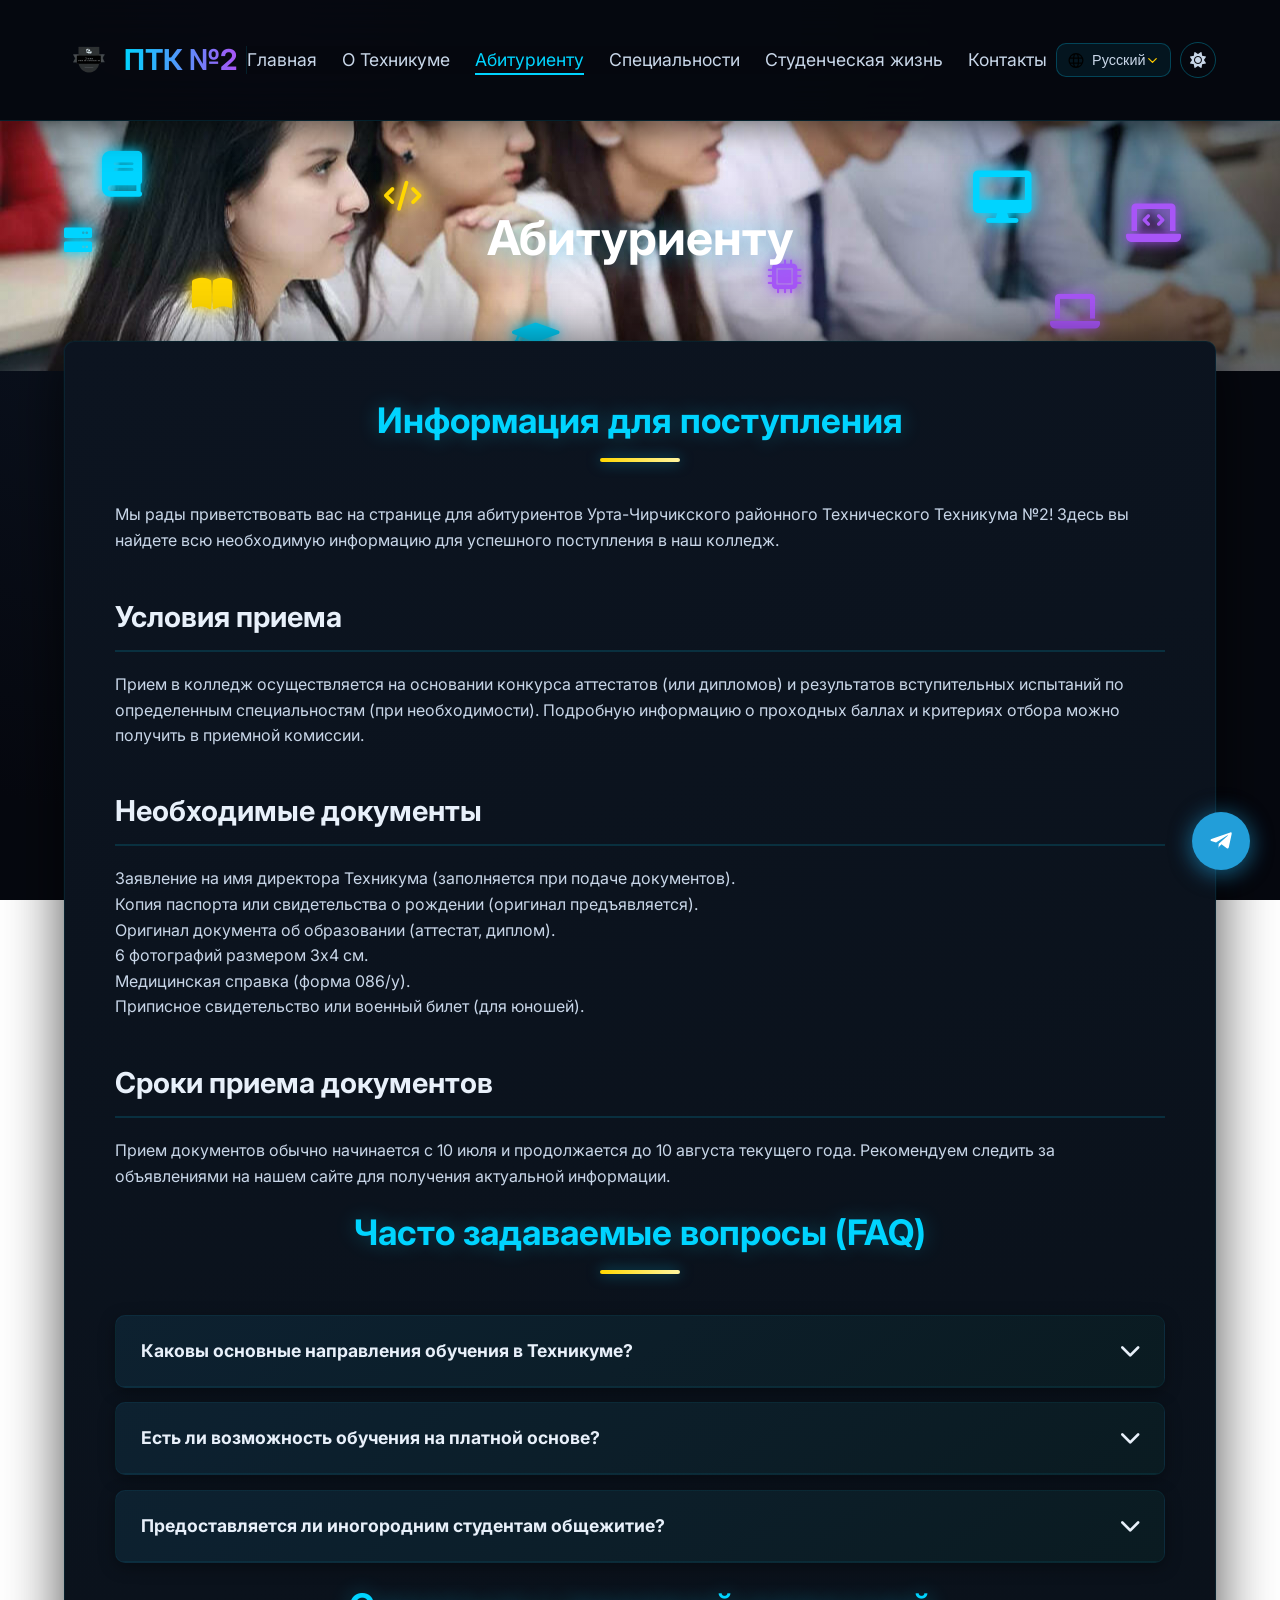
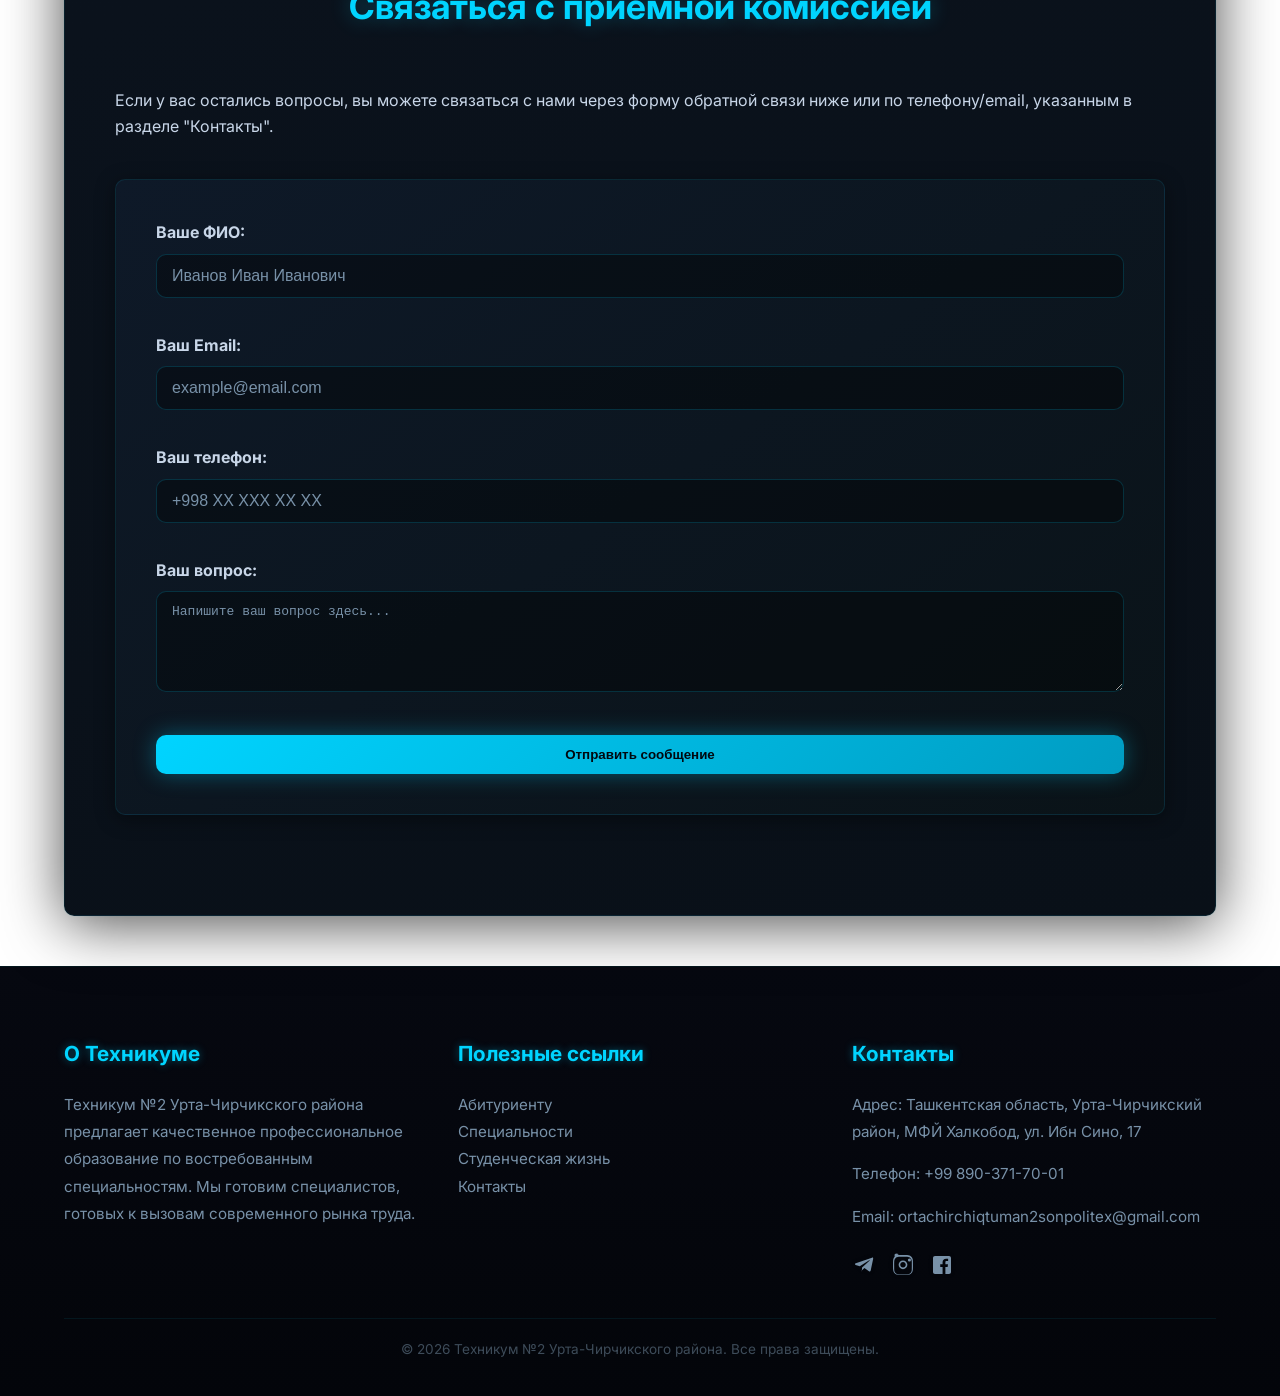
<file: applicants.html>
﻿<!DOCTYPE html>
<html lang="ru"> <head>
    <meta charset="UTF-8">
    <meta name="viewport" content="width=device-width, initial-scale=1.0">
    <title data-lang-key="page_title_applicants">Абитуриенту - Урта-Чирчикский Техникум №2</title>
    <link rel="stylesheet" href="css/style.css">
    <link rel="stylesheet" href="https://cdnjs.cloudflare.com/ajax/libs/font-awesome/6.0.0-beta3/css/all.min.css">
</head>
<body>

    <header class="main-header">
        <div class="container header-content">
            <div class="logo">
                <a href="index.html">
                    <img src="img/placeholder_logo.png" alt="College Logo" class="college-logo">
                    <span class="logo-text" data-lang-key="college_short_name">PTC No.2</span>
                </a>
            </div>
            <nav class="main-nav">
                <ul>
                    <li><a href="index.html" data-lang-key="nav_home">Home</a></li>
                    <li><a href="about.html" data-lang-key="nav_about">About College</a></li>
                    <li><a href="applicants.html" class="active" data-lang-key="nav_applicants">Applicants</a></li>
                    <li><a href="programs.html" data-lang-key="nav_programs">Programs</a></li>
                    <li><a href="student_life.html" data-lang-key="nav_student_life">Student Life</a></li>
                    <li><a href="contacts.html" data-lang-key="nav_contacts">Contacts</a></li>
                </ul>
            </nav>
            <div class="language-switcher">
                <select id="language-switcher-select">
                    <option value="uz" data-flag="img/uz.svg">O'zbekcha</option>
                    <option value="ru" data-flag="img/ru.svg">Русский</option>
                    <option value="en" data-flag="img/en.svg">English</option>
                </select>
                <img id="selected-flag" src="img/ru.svg" alt="Selected language flag">
            </div>
            <button class="theme-toggle-btn" id="theme-toggle" aria-label="Toggle theme">
                <i class="fas fa-sun"></i>
            </button>
            <button class="hamburger-menu" aria-label="Open menu">
                <i class="fas fa-bars"></i>
            </button>
        </div>
    </header>

    <main>
        <section class="page-hero-section applicants-hero" style="background-image: url('img/applicants_hero.jpg');">
            <div class="hero-overlay"></div>
            <div class="container page-hero-content">
                <h1 class="page-title" data-lang-key="applicants_page_title">Абитуриенту</h1>
            </div>
        </section>

        <section class="section-content container">
            <h2 class="section-subtitle" data-lang-key="admission_info_title" data-anim="rotate-in-x">Информация для поступления</h2>
            <p data-lang-key="admission_info_intro" data-anim="tilt-rise" data-delay="1">
                Мы рады приветствовать вас на странице для абитуриентов Урта-Чирчикского районного Техникума №2! Здесь вы найдете всю необходимую информацию для успешного поступления в наш колледж.
            </p>

            <h3 class="subsection-title" data-lang-key="admission_conditions_title" data-anim="pivot">Условия приема</h3>
            <p data-lang-key="admission_conditions_text" data-anim="tilt-rise" data-delay="1">
                Прием в колледж осуществляется на основании конкурса аттестатов (или дипломов) и результатов вступительных испытаний по определенным специальностям (при необходимости). Подробную информацию о проходных баллах и критериях отбора можно получить в приемной комиссии.
            </p>

            <h3 class="subsection-title" data-lang-key="required_docs_title" data-anim="rotate-in-x">Необходимые документы</h3>
            <ul class="document-list">
                <li data-lang-key="doc_application" data-anim="roll" data-delay="1">Заявление на имя директора колледжа (заполняется при подаче документов).</li>
                <li data-lang-key="doc_passport" data-anim="roll" data-delay="2">Копия паспорта или свидетельства о рождении (оригинал предъявляется).</li>
                <li data-lang-key="doc_education" data-anim="roll" data-delay="3">Оригинал документа об образовании (аттестат, диплом).</li>
                <li data-lang-key="doc_photo" data-anim="roll" data-delay="4">6 фотографий размером 3х4 см.</li>
                <li data-lang-key="doc_medical" data-anim="roll" data-delay="5">Медицинская справка (форма 086/у).</li>
                <li data-lang-key="doc_military" data-anim="roll" data-delay="6">Приписное свидетельство или военный билет (для юношей).</li>
            </ul>

            <h3 class="subsection-title" data-lang-key="admission_dates_title">Сроки приема документов</h3>
            <p data-lang-key="admission_dates_text">
                Прием документов обычно начинается с 10 июля и продолжается до 10 августа текущего года. Рекомендуем следить за объявлениями на нашем сайте для получения актуальной информации.
            </p>

            <h2 class="section-subtitle" data-lang-key="faq_title" data-anim="pivot">Часто задаваемые вопросы (FAQ)</h2>
            <div class="accordion-container">
                <div class="faq-item" data-anim="rotate-in-x" data-delay="1">
                    <div class="faq-question">
                        <span data-lang-key="faq_q1">Каковы основные направления обучения в колледже?</span>
                        <span class="icon"><i class="fas fa-chevron-down"></i></span>
                    </div>
                    <div class="faq-answer">
                        <p data-lang-key="faq_a1">Наш колледж предлагает обучение по таким востребованным направлениям, как Информационные технологии, Автомобильное дело, Электротехника, Бухгалтерский учет и другим. Полный список специальностей доступен на странице "Специальности".</p>
                    </div>
                </div>
                <div class="faq-item" data-anim="swivel" data-delay="2">
                    <div class="faq-question">
                        <span data-lang-key="faq_q2">Предоставляется ли общежитие иногородним студентам?</span>
                        <span class="icon"><i class="fas fa-chevron-down"></i></span>
                    </div>
                    <div class="faq-answer">
                        <p data-lang-key="faq_a2">Да, для иногородних студентов предоставляется возможность проживания в общежитии колледжа при наличии свободных мест. Подробности можно узнать в приемной комиссии.</p>
                    </div>
                </div>
                <div class="faq-item" data-anim="cube-drop" data-delay="3">
                    <div class="faq-question">
                        <span data-lang-key="faq_q3">Есть ли возможность получения образования на платной основе?</span>
                        <span class="icon"><i class="fas fa-chevron-down"></i></span>
                    </div>
                    <div class="faq-answer">
                        <p data-lang-key="faq_a3">Да, в колледже предусмотрено обучение как на бюджетной, так и на платной основе. Стоимость обучения и условия оплаты уточняйте в приемной комиссии.</p>
                    </div>
                </div>
            </div>

            <h2 class="section-subtitle" data-lang-key="contact_admission_title">Связаться с приемной комиссией</h2>
            <p data-lang-key="contact_admission_text">
                Если у вас остались вопросы, вы можете связаться с нами через форму обратной связи ниже или по телефону/email, указанным в разделе "Контакты".
            </p>
            <div class="contact-form-section" data-anim="depth-emerge">
                <form id="admissionContactForm" class="contact-form">
                    <div class="form-group">
                        <label for="fullName" data-lang-key="form_label_name">Ваше ФИО:</label>
                        <input type="text" id="fullName" name="fullName" required data-lang-key="form_placeholder_name" placeholder="Иванов Иван Иванович">
                    </div>
                    <div class="form-group">
                        <label for="email" data-lang-key="form_label_email">Ваш Email:</label>
                        <input type="email" id="email" name="email" required data-lang-key="form_placeholder_email" placeholder="example@email.com">
                    </div>
                    <div class="form-group">
                        <label for="phone" data-lang-key="form_label_phone">Ваш телефон:</label>
                        <input type="tel" id="phone" name="phone" data-lang-key="form_placeholder_phone" placeholder="+998 XX XXX XX XX">
                    </div>
                    <div class="form-group">
                        <label for="message" data-lang-key="form_label_message">Ваш вопрос:</label>
                        <textarea id="message" name="message" rows="5" required data-lang-key="form_placeholder_message" placeholder="Напишите ваш вопрос здесь..."></textarea>
                    </div>
                    <button type="submit" class="btn btn-primary" data-lang-key="form_submit_button">Отправить сообщение</button>
                    <div id="form-message" class="form-message"></div>
                </form>
            </div>
        </section>

    </main>

    <footer class="main-footer">
        <div class="container footer-content">
            <div class="footer-col about-col">
                <h3 data-lang-key="footer_about_title">О колледже</h3>
                <p data-lang-key="footer_about_text">
                    Урта-Чирчикский районный Техникум №2 предлагает качественное профессиональное образование по востребованным специальностям. Мы готовим специалистов, готовых к вызовам современного рынка труда.
                </p>
            </div>
            <div class="footer-col links-col">
                <h3 data-lang-key="footer_links_title">Полезные ссылки</h3>
                <ul>
                    <li><a href="applicants.html" data-lang-key="footer_link_applicants">Абитуриенту</a></li>
                    <li><a href="programs.html" data-lang-key="footer_link_programs">Специальности</a></li>
                    <li><a href="student_life.html" data-lang-key="footer_link_student_life">Студенческая жизнь</a></li>
                    <li><a href="contacts.html" data-lang-key="footer_link_contacts">Контакты</a></li>
                </ul>
            </div>
            <div class="footer-col contact-col">
                <h3 data-lang-key="footer_contact_title">Контакты</h3>
                <p data-lang-key="footer_address">Manzil: Toshkent viloyati, O'rta-Chirchiq tumani, Xalqobod MFY, Ibn Sino ko'chasi, 17-uy</p>
                <p data-lang-key="footer_phone">Телефон: (Укажите телефон)</p>
                <p data-lang-key="footer_email">Email: ortachirchiqtuman2sonpolitex@gmail.com</p>
                <div class="social-links">
                    <a href="https://t.me/Politexnikum2sonli" target="_blank" aria-label="Telegram">
                        <svg class="social-icon" viewBox="0 0 24 24" width="24" height="24" fill="currentColor">
                            <path d="M9.78 18.65l.28-4.23 7.68-6.92c.34-.31-.07-.46-.52-.19L7.74 13.3 3.62 12c-.88-.24-.88-1.37.2-1.64l16.14-5.7c.75-.27 1.45.16 1.18 1.31l-2.45 11.46c-.24.98-1 1.25-1.73.78l-4.52-3.32-2.13 2.05c-.21.21-.39.39-.7.39z"/>
                        </svg>
                    </a>
                    <a href="https://www.instagram.com/urtachirchiq_2_son_texnikum?igsh=cGlnMWNzNDA4anpl&utm_source=qr" target="_blank" aria-label="Instagram">
                        <svg class="social-icon" viewBox="0 0 24 24" width="24" height="24" fill="currentColor">
                            <path d="M12 2c2.717 0 3.056.01 4.122.06 1.065.05 1.79.217 2.428.465.66.254 1.216.598 1.772 1.153a4.908 4.908 0 011.153 1.772c.248.637.415 1.363.465 2.428.047 1.066.06 1.405.06 4.122s-.013 3.056-.06 4.122c-.05 1.065-.218 1.79-.465 2.428a4.883 4.883 0 01-1.153 1.772 4.915 4.915 0 01-1.772 1.153c-.637.247-1.363.415-2.428.465-1.066.047-1.405.06-4.122.06s-3.056-.013-4.122-.06c-1.065-.05-1.79-.218-2.428-.465a4.89 4.89 0 01-1.772-1.153 4.904 4.904 0 01-1.153-1.772c-.248-.637-.415-1.363-.465-2.428C2.013 15.056 2 14.717 2 12s.013-3.056.06-4.122c.05-1.065.218-1.79.465-2.428a4.88 4.88 0 011.153-1.772A4.902 4.902 0 013.825.925c.637-.248 1.363-.415 2.428-.465C7.32 2.013 7.66 2 8.878 2H12zm0 1.8c-2.649 0-2.984.01-4.04.057-1.037.046-1.66.21-2.122.422-.516.223-.91.48-1.304.874-.4.393-.66.787-.875 1.303-.21.463-.375 1.086-.422 2.123-.046 1.056-.057 1.396-.057 4.04s.01 2.984.057 4.04c.047 1.037.21 1.66.422 2.122.223.516.48.91.874 1.304.393.4.787.66 1.303.875.463.21 1.086.375 2.123.422 1.056.046 1.396.057 4.04.057s2.984-.01 4.04-.057c1.037-.047 1.66-.21 2.122-.422.516-.223.91-.48 1.304-.874.4-.393.66-.787.875-1.303.21-.463.375-1.086.422-2.123.046-1.056.057-1.396.057-4.04s-.01-2.984-.057-4.04c-.047-1.037-.21-1.66-.422-2.122-.223-.516-.48-.91-.874-1.304-.393-.4-.787-.66-1.303-.875-.463-.21-1.086-.375-2.123-.422C15.016 3.81 14.649 3.8 12 3.8zm0 3.62c-2.42 0-4.38 1.96-4.38 4.38s1.96 4.38 4.38 4.38 4.38-1.96 4.38-4.38-1.96-4.38-4.38-4.38zm0 7.16c-1.526 0-2.78-1.254-2.78-2.78s1.254-2.78 2.78-2.78 2.78 1.254 2.78 2.78-1.254 2.78-2.78 2.78zM18.428 5.4a1.58 1.58 0 100 3.16 1.58 1.58 0 000-3.16z"/>
                        </svg>
                    </a>
                    <a href="https://www.facebook.com/share/p/1Fb3sjfM2D/" target="_blank" aria-label="Facebook">
                        <svg class="social-icon" viewBox="0 0 24 24" width="24" height="24" fill="currentColor">
                            <path d="M19 3H5c-1.11 0-2 .9-2 2v14c0 1.1.89 2 2 2h7.58v-6.96h-2.34V11.22h2.34V9.27c0-2.32 1.42-3.58 3.48-3.58.98 0 1.82.07 2.06.1v2.33h-1.38c-1.13 0-1.35.54-1.35 1.32v1.73h2.59l-.34 2.84h-2.25V21H19c1.11 0 2-.9 2-2V5c0-1.1-.89-2-2-2z"/>
                        </svg>
                    </a>
                </div>
            </div>
        </div>
        <div class="footer-bottom">
            <p data-lang-key="footer_copyright">&copy; 2025 Урта-Чирчикский районный Техникум №2. Все права защищены.</p>
        </div>
    </footer>

    <script src="js/script.js"></script>
    <script src="js/form_handler.js"></script> </body>
</html>
</file>
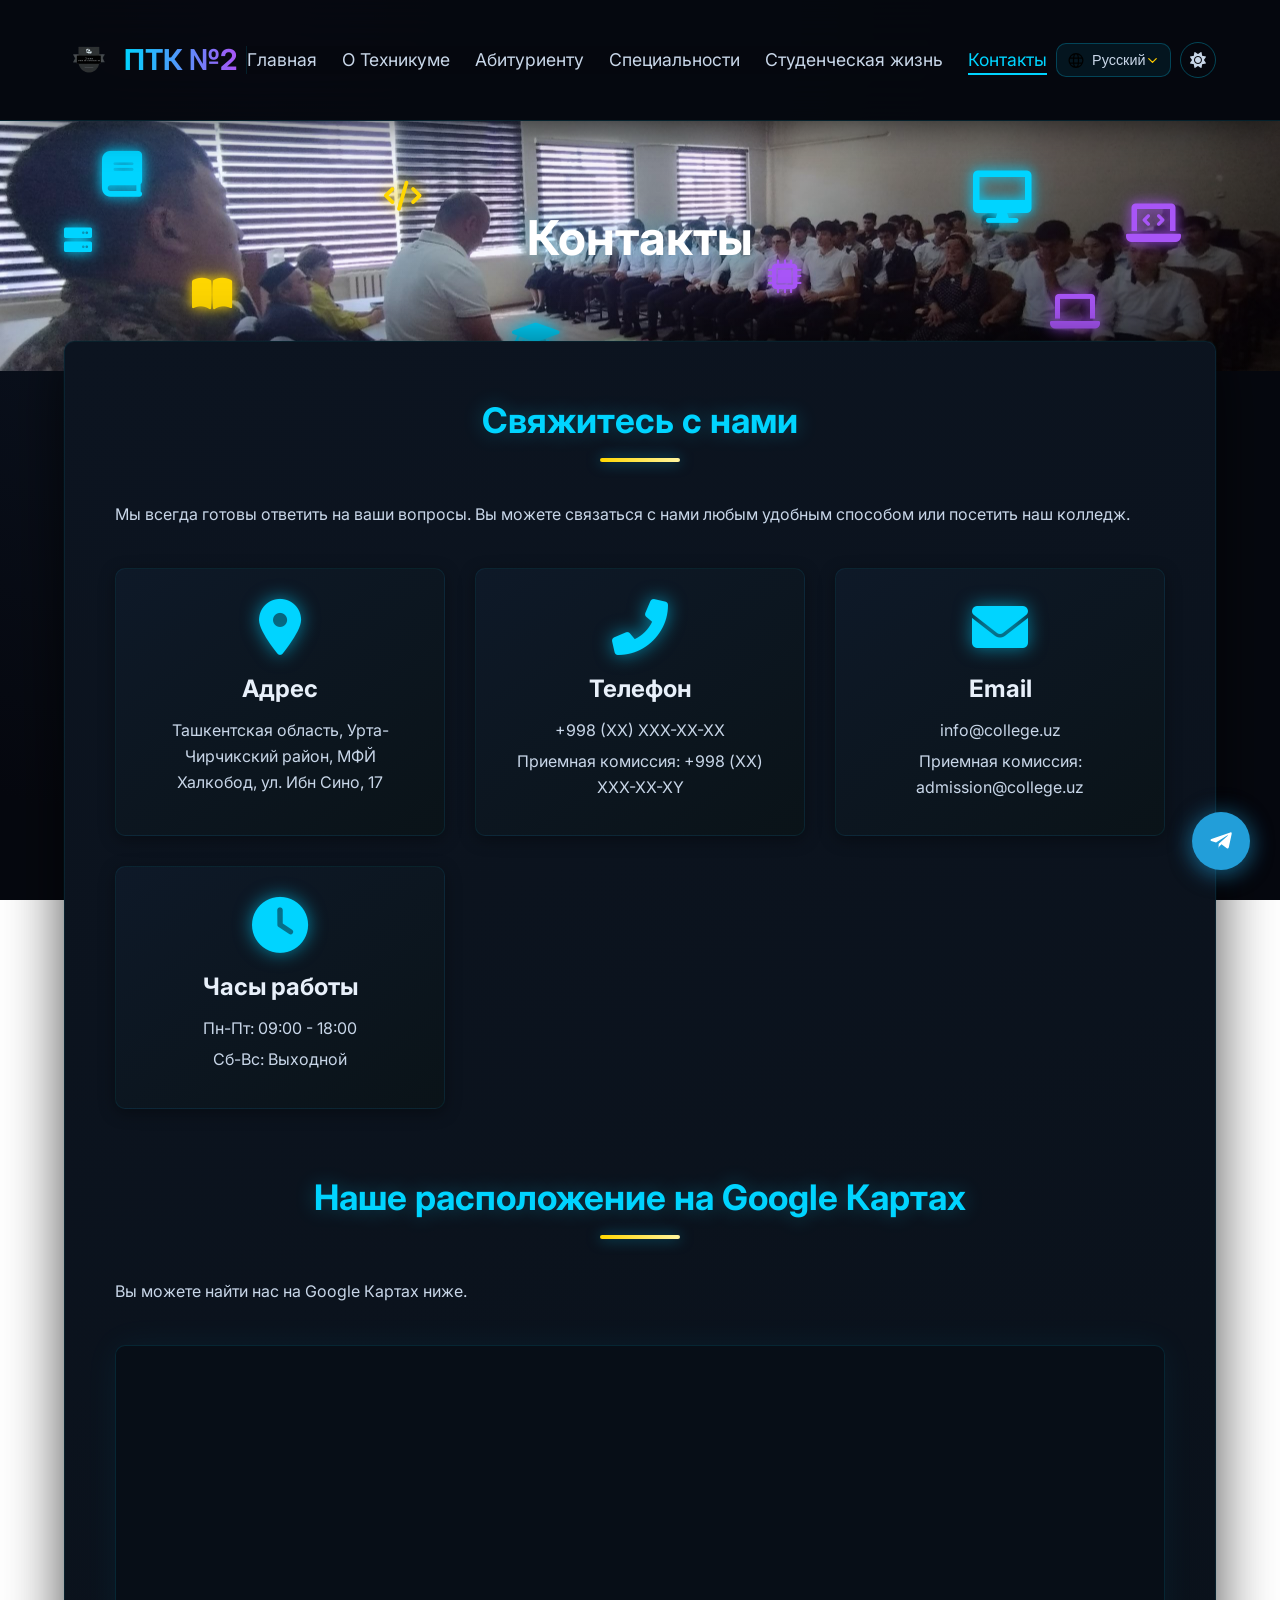
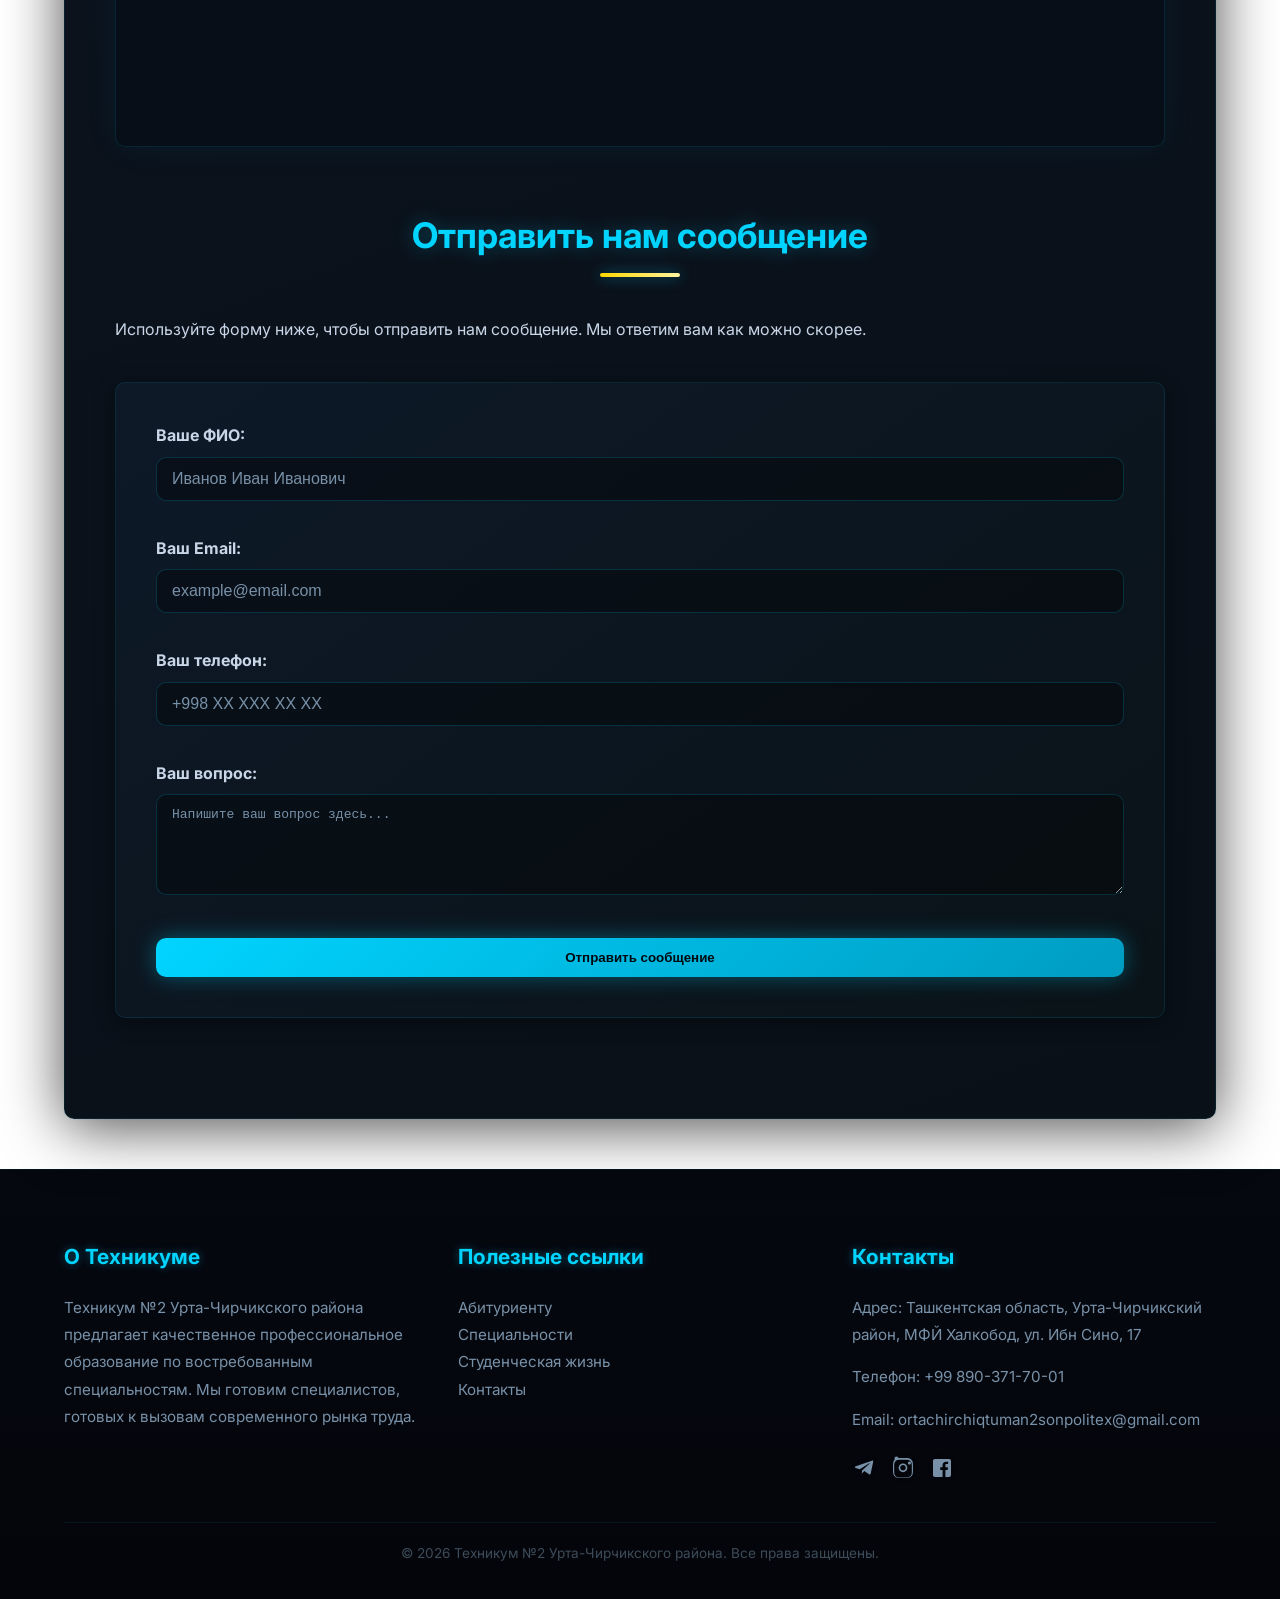
<file: contacts.html>
﻿<!DOCTYPE html>
<html lang="ru"> <head>
    <meta charset="UTF-8">
    <meta name="viewport" content="width=device-width, initial-scale=1.0">
    <title data-lang-key="page_title_contacts">Контакты - Урта-Чирчикский Техникум №2</title>
    <link rel="stylesheet" href="css/style.css">
    <link rel="stylesheet" href="https://cdnjs.cloudflare.com/ajax/libs/font-awesome/6.0.0-beta3/css/all.min.css">
</head>
<body>

    <header class="main-header">
        <div class="container header-content">
            <div class="logo">
                <a href="index.html">
                    <img src="img/placeholder_logo.png" alt="College Logo" class="college-logo">
                    <span class="logo-text" data-lang-key="college_short_name">PTC No.2</span>
                </a>
            </div>
            <nav class="main-nav">
                <ul>
                    <li><a href="index.html" data-lang-key="nav_home">Home</a></li>
                    <li><a href="about.html" data-lang-key="nav_about">About College</a></li>
                    <li><a href="applicants.html" data-lang-key="nav_applicants">Applicants</a></li>
                    <li><a href="programs.html" data-lang-key="nav_programs">Programs</a></li>
                    <li><a href="student_life.html" data-lang-key="nav_student_life">Student Life</a></li>
                    <li><a href="contacts.html" class="active" data-lang-key="nav_contacts">Contacts</a></li>
                </ul>
            </nav>
            <div class="language-switcher">
                <select id="language-switcher-select">
                    <option value="uz" data-flag="img/uz.svg">O'zbekcha</option>
                    <option value="ru" data-flag="img/ru.svg">Русский</option>
                    <option value="en" data-flag="img/en.svg">English</option>
                </select>
                <img id="selected-flag" src="img/ru.svg" alt="Selected language flag">
            </div>
            <button class="theme-toggle-btn" id="theme-toggle" aria-label="Toggle theme">
                <i class="fas fa-sun"></i>
            </button>
            <button class="hamburger-menu" aria-label="Open menu">
                <i class="fas fa-bars"></i>
            </button>
        </div>
    </header>

    <main>
        <section class="page-hero-section contacts-hero" style="background-image: url('img/contacts_hero.jpg');">
            <div class="hero-overlay"></div>
            <div class="container page-hero-content">
                <h1 class="page-title" data-lang-key="contacts_page_title">Контакты</h1>
            </div>
        </section>

        <section class="section-content container">
            <h2 class="section-subtitle" data-lang-key="contact_us_title" data-anim="rotate-in-x">Свяжитесь с нами</h2>
            <p data-lang-key="contact_us_intro" data-anim="tilt-rise" data-delay="1">
                Мы всегда готовы ответить на ваши вопросы. Вы можете связаться с нами любым удобным способом или посетить наш колледж.
            </p>

            <div class="contact-info-grid">
                <div class="contact-item" data-anim="swivel" data-delay="1">
                    <i class="fas fa-map-marker-alt contact-icon"></i>
                    <h3 data-lang-key="contact_address_title">Адрес</h3>
                    <p data-lang-key="contact_address_text">Toshkent viloyati, O'rta-Chirchiq tumani, Xalqobod MFY, Ibn Sino ko'chasi, 17-uy</p>
                </div>
                <div class="contact-item" data-anim="cube-drop" data-delay="2">
                    <i class="fas fa-phone-alt contact-icon"></i>
                    <h3 data-lang-key="contact_phone_title">Телефон</h3>
                    <p data-lang-key="contact_phone_text">+998 (XX) XXX-XX-XX</p>
                    <p data-lang-key="contact_phone_admission_text">Приемная комиссия: +998 (XX) XXX-XX-XY</p>
                </div>
                <div class="contact-item" data-anim="rotate-in-y" data-delay="3">
                    <i class="fas fa-envelope contact-icon"></i>
                    <h3 data-lang-key="contact_email_title">Email</h3>
                    <p data-lang-key="contact_email_text">ortachirchiqtuman2sonpolitex@gmail.com</p>
                    <p data-lang-key="contact_email_admission_text">ortachirchiqtuman2sonpolitex@gmail.com</p>
                </div>
                <div class="contact-item" data-anim="tilt-rise" data-delay="4">
                    <i class="fas fa-clock contact-icon"></i>
                    <h3 data-lang-key="contact_hours_title">Часы работы</h3>
                    <p data-lang-key="contact_hours_text">Пн-Пт: 09:00 - 18:00</p>
                    <p data-lang-key="contact_hours_weekend_text">Сб-Вс: Выходной</p>
                </div>
            </div>

            <h2 class="section-subtitle" data-lang-key="location_map_title" data-anim="pivot">Наше расположение на карте</h2>
            <p data-lang-key="location_map_text">
                Вы можете найти нас на карте ниже.
            </p>
            <div class="map-container" data-anim="depth-emerge">
                <iframe src="https://www.google.com/maps/embed?pb=!1m18!1m12!1m3!1d751.9558054976973!2d69.23209419483209!3d41.07285664695814!2m3!1f0!2f0!3f0!3m2!1i1024!2i768!4f13.1!3m3!1m2!1s0x38ae68fbbfd03e31%3A0x9c7a0659862336b1!2zMzZGSis1WDQsIEltZW5pIEtpcm92YSwgVG9zaGtlbnQgVmlsb3lhdGksINCj0LfQsdC10LrQuNGB0YLQsNC9!5e0!3m2!1sru!2s!4v1752906185894!5m2!1sru!2s" width="600" height="450" style="border:0;" allowfullscreen="" loading="lazy" referrerpolicy="no-referrer-when-downgrade"></iframe>
            </div>

            <h2 class="section-subtitle" data-lang-key="contact_form_title" data-anim="rotate-in-x">Отправить нам сообщение</h2>
            <p data-lang-key="contact_form_intro_text">
                Используйте форму ниже, чтобы отправить нам сообщение. Мы ответим вам как можно скорее.
            </p>
            <div class="contact-form-section" data-anim="tilt-rise">
                <form id="admissionContactForm" class="contact-form">
                    <div class="form-group">
                        <label for="fullName" data-lang-key="form_label_name">Ваше ФИО:</label>
                        <input type="text" id="fullName" name="fullName" required data-lang-key="form_placeholder_name" placeholder="Иванов Иван Иванович">
                    </div>
                    <div class="form-group">
                        <label for="email" data-lang-key="form_label_email">Ваш Email:</label>
                        <input type="email" id="email" name="email" required data-lang-key="form_placeholder_email" placeholder="example@email.com">
                    </div>
                    <div class="form-group">
                        <label for="phone" data-lang-key="form_label_phone">Ваш телефон:</label>
                        <input type="tel" id="phone" name="phone" data-lang-key="form_placeholder_phone" placeholder="+998 XX XXX XX XX">
                    </div>
                    <div class="form-group">
                        <label for="message" data-lang-key="form_label_message">Ваш вопрос:</label>
                        <textarea id="message" name="message" rows="5" required data-lang-key="form_placeholder_message" placeholder="Напишите ваш вопрос здесь..."></textarea>
                    </div>
                    <button type="submit" class="btn btn-primary" data-lang-key="form_submit_button">Отправить сообщение</button>
                    <div id="form-message" class="form-message"></div>
                </form>
            </div>
        </section>

    </main>

    <footer class="main-footer">
        <div class="container footer-content">
            <div class="footer-col about-col">
                <h3 data-lang-key="footer_about_title">О колледже</h3>
                <p data-lang-key="footer_about_text">
                    Урта-Чирчикский районный Техникум №2 предлагает качественное профессиональное образование по востребованным специальностям. Мы готовим специалистов, готовых к вызовам современного рынка труда.
                </p>
            </div>
            <div class="footer-col links-col">
                <h3 data-lang-key="footer_links_title">Полезные ссылки</h3>
                <ul>
                    <li><a href="applicants.html" data-lang-key="footer_link_applicants">Абитуриенту</a></li>
                    <li><a href="programs.html" data-lang-key="footer_link_programs">Специальности</a></li>
                    <li><a href="student_life.html" data-lang-key="footer_link_student_life">Студенческая жизнь</a></li>
                    <li><a href="contacts.html" data-lang-key="footer_link_contacts">Контакты</a></li>
                </ul>
            </div>
            <div class="footer-col contact-col">
                <h3 data-lang-key="footer_contact_title">Контакты</h3>
                <p data-lang-key="footer_address">Manzil: Toshkent viloyati, O'rta-Chirchiq tumani, Xalqobod MFY, Ibn Sino ko'chasi, 17-uy</p>
                <p data-lang-key="footer_phone">Телефон: (Укажите телефон)</p>
                <p data-lang-key="footer_email">Email: ortachirchiqtuman2sonpolitex@gmail.com</p>
                <div class="social-links">
                    <a href="https://t.me/Politexnikum2sonli" target="_blank" aria-label="Telegram">
                        <svg class="social-icon" viewBox="0 0 24 24" width="24" height="24" fill="currentColor">
                            <path d="M9.78 18.65l.28-4.23 7.68-6.92c.34-.31-.07-.46-.52-.19L7.74 13.3 3.62 12c-.88-.24-.88-1.37.2-1.64l16.14-5.7c.75-.27 1.45.16 1.18 1.31l-2.45 11.46c-.24.98-1 1.25-1.73.78l-4.52-3.32-2.13 2.05c-.21.21-.39.39-.7.39z"/>
                        </svg>
                    </a>
                    <a href="https://www.instagram.com/urtachirchiq_2_son_texnikum?igsh=cGlnMWNzNDA4anpl&utm_source=qr" target="_blank" aria-label="Instagram">
                        <svg class="social-icon" viewBox="0 0 24 24" width="24" height="24" fill="currentColor">
                            <path d="M12 2c2.717 0 3.056.01 4.122.06 1.065.05 1.79.217 2.428.465.66.254 1.216.598 1.772 1.153a4.908 4.908 0 011.153 1.772c.248.637.415 1.363.465 2.428.047 1.066.06 1.405.06 4.122s-.013 3.056-.06 4.122c-.05 1.065-.218 1.79-.465 2.428a4.883 4.883 0 01-1.153 1.772 4.915 4.915 0 01-1.772 1.153c-.637.247-1.363.415-2.428.465-1.066.047-1.405.06-4.122.06s-3.056-.013-4.122-.06c-1.065-.05-1.79-.218-2.428-.465a4.89 4.89 0 01-1.772-1.153 4.904 4.904 0 01-1.153-1.772c-.248-.637-.415-1.363-.465-2.428C2.013 15.056 2 14.717 2 12s.013-3.056.06-4.122c.05-1.065.218-1.79.465-2.428a4.88 4.88 0 011.153-1.772A4.902 4.902 0 013.825.925c.637-.248 1.363-.415 2.428-.465C7.32 2.013 7.66 2 8.878 2H12zm0 1.8c-2.649 0-2.984.01-4.04.057-1.037.046-1.66.21-2.122.422-.516.223-.91.48-1.304.874-.4.393-.66.787-.875 1.303-.21.463-.375 1.086-.422 2.123-.046 1.056-.057 1.396-.057 4.04s.01 2.984.057 4.04c.047 1.037.21 1.66.422 2.122.223.516.48.91.874 1.304.393.4.787.66 1.303.875.463.21 1.086.375 2.123.422 1.056.046 1.396.057 4.04.057s2.984-.01 4.04-.057c1.037-.047 1.66-.21 2.122-.422.516-.223.91-.48 1.304-.874.4-.393.66-.787.875-1.303.21-.463.375-1.086.422-2.123.046-1.056.057-1.396.057-4.04s-.01-2.984-.057-4.04c-.047-1.037-.21-1.66-.422-2.122-.223-.516-.48-.91-.874-1.304-.393-.4-.787-.66-1.303-.875-.463-.21-1.086-.375-2.123-.422C15.016 3.81 14.649 3.8 12 3.8zm0 3.62c-2.42 0-4.38 1.96-4.38 4.38s1.96 4.38 4.38 4.38 4.38-1.96 4.38-4.38-1.96-4.38-4.38-4.38zm0 7.16c-1.526 0-2.78-1.254-2.78-2.78s1.254-2.78 2.78-2.78 2.78 1.254 2.78 2.78-1.254 2.78-2.78 2.78zM18.428 5.4a1.58 1.58 0 100 3.16 1.58 1.58 0 000-3.16z"/>
                        </svg>
                    </a>
                    <a href="https://www.facebook.com/share/p/1Fb3sjfM2D/" target="_blank" aria-label="Facebook">
                        <svg class="social-icon" viewBox="0 0 24 24" width="24" height="24" fill="currentColor">
                            <path d="M19 3H5c-1.11 0-2 .9-2 2v14c0 1.1.89 2 2 2h7.58v-6.96h-2.34V11.22h2.34V9.27c0-2.32 1.42-3.58 3.48-3.58.98 0 1.82.07 2.06.1v2.33h-1.38c-1.13 0-1.35.54-1.35 1.32v1.73h2.59l-.34 2.84h-2.25V21H19c1.11 0 2-.9 2-2V5c0-1.1-.89-2-2-2z"/>
                        </svg>
                    </a>
                </div>
            </div>
        </div>
        <div class="footer-bottom">
            <p data-lang-key="footer_copyright">&copy; 2025 Урта-Чирчикский районный Техникум №2. Все права защищены.</p>
        </div>
    </footer>

    <script src="js/script.js"></script>
    <script src="js/form_handler.js"></script>

</body>
</html>
</file>
<file: css/style.css>
@import url('https://fonts.googleapis.com/css2?family=Inter:wght@400;500;600;700&display=swap');

/* --- Global Styles & Variables --- */
:root {
    --primary-color: #00d4ff;
    --secondary-color: #0c1420;
    --accent-color: #ffd700;
    --neon-purple: #a855f7;
    --heading-color: #e8f0fa;
    --text-color: #c8d6e8;
    --light-text-color: #7891a8;
    --white-color: #ffffff;
    --background-color: #06080f;
    --light-grey: #111d2e;
    --border-color: rgba(0, 212, 255, 0.15);
    --card-bg: #0c1420;

    --font-family-sans: 'Inter', 'Arial', sans-serif;
    --font-family-serif: 'Georgia', serif;

    --border-radius: 10px;
    --box-shadow: 0 4px 20px rgba(0, 0, 0, 0.5), 0 0 0 1px rgba(0, 212, 255, 0.06);
    --transition-speed: 0.3s;
}

* {
    margin: 0;
    padding: 0;
    box-sizing: border-box;
}

html {
    scroll-behavior: smooth;
}

body {
    font-family: var(--font-family-sans);
    line-height: 1.6;
    color: var(--text-color);
    background-color: var(--background-color);
    min-height: 100vh;
    display: flex;
    flex-direction: column;
}

.container {
    width: 90%;
    max-width: 1200px;
    margin: 0 auto;
    padding: 20px 0;
}

a {
    color: var(--primary-color);
    text-decoration: none;
    transition: color var(--transition-speed) ease;
}

a:hover {
    color: var(--secondary-color);
}

ul {
    list-style: none;
}

h1, h2, h3, h4, h5, h6 {
    color: var(--secondary-color);
    margin-bottom: 15px;
}

p {
    margin-bottom: 15px;
}

.btn {
    display: inline-block;
    padding: 12px 25px;
    border-radius: var(--border-radius);
    text-align: center;
    transition: background-color var(--transition-speed) ease, color var(--transition-speed) ease, transform 0.2s ease;
    font-weight: bold;
    cursor: pointer;
    border: none;
}

.btn-primary {
    background-color: var(--primary-color);
    color: var(--white-color);
}

.btn-primary:hover {
    background-color: var(--secondary-color);
    transform: translateY(-2px);
}

.btn-secondary {
    background-color: var(--white-color);
    color: var(--primary-color);
    border: 2px solid var(--primary-color);
}

.btn-secondary:hover {
    background-color: var(--primary-color);
    color: var(--white-color);
    transform: translateY(-2px);
}

.section-content {
    background-color: var(--white-color);
    padding: 50px;
    border-radius: var(--border-radius);
    box-shadow: var(--box-shadow);
    margin-top: -80px; /* Накладываем на hero-секцию */
    position: relative;
    z-index: 10; /* Убедимся, что контент выше hero-overlay */
    margin-bottom: 50px;
}

/* Add background to alternating sections to break up white space */
.section-features, .section-partners, .cta-section {
    padding-top: 50px;
    padding-bottom: 50px;
}
.section-features, .section-partners {
    background-color: var(--light-grey);
    border-radius: var(--border-radius);
    padding: 40px;
}


.section-subtitle {
    font-size: 2.2em;
    color: var(--primary-color);
    text-align: center;
    margin-bottom: 30px;
    position: relative;
    padding-bottom: 10px;
}

.section-subtitle::after {
    content: '';
    display: block;
    width: 80px;
    height: 4px;
    background-color: var(--accent-color);
    margin: 10px auto 0;
    border-radius: 2px;
}

.subsection-title {
    font-size: 1.8em;
    color: var(--secondary-color);
    margin-top: 40px;
    margin-bottom: 20px;
    border-bottom: 2px solid var(--light-grey);
    padding-bottom: 10px;
}


/* --- Header --- */
.main-header {
    background-color: var(--secondary-color);
    color: var(--white-color);
    padding: 15px 0;
    box-shadow: 0 2px 10px rgba(0, 0, 0, 0.2);
    position: sticky;
    top: 0;
    z-index: 1000;
}

.header-content {
    display: flex;
    justify-content: space-between;
    align-items: center;
    flex-wrap: wrap; /* Для мобильной адаптации */
}

.logo {
    display: flex;
    align-items: center;
}

.logo a {
    display: flex; /* Чтобы лого и текст были в одну линию */
    align-items: center;
    color: var(--white-color);
}

.college-logo {
    height: 50px; /* Высота логотипа */
    margin-right: 10px;
    border-radius: 50%; /* Если лого круглое */
}

.logo-text {
    font-size: 1.8em;
    font-weight: bold;
    white-space: nowrap; /* Чтобы текст не переносился */
}

.main-nav ul {
    display: flex;
    gap: 25px;
}

.main-nav ul li a {
    color: var(--white-color);
    font-size: 1.1em;
    padding: 5px 0;
    position: relative;
    white-space: nowrap;
}

.main-nav ul li a::after {
    content: '';
    position: absolute;
    left: 0;
    bottom: 0;
    width: 0;
    height: 2px;
    background-color: var(--accent-color);
    transition: width var(--transition-speed) ease;
}

.main-nav ul li a:hover::after,
.main-nav ul li a.active::after {
    width: 100%;
}

.language-switcher {
    display: flex;
    align-items: center;
    gap: 10px;
    position: relative;
}

.language-switcher select {
    background-color: var(--primary-color);
    color: var(--white-color);
    border: 1px solid var(--accent-color);
    border-radius: var(--border-radius);
    padding: 8px 10px 8px 35px; /* Отступ для флага */
    font-size: 0.9em;
    cursor: pointer;
    appearance: none; /* Убираем стандартные стрелки селекта */
    -webkit-appearance: none;
    -moz-appearance: none;
    background-image: url('data:image/svg+xml;charset=UTF-8,<svg xmlns="http://www.w3.org/2000/svg" width="20" height="20" viewBox="0 0 24 24" fill="none" stroke="%23ffcc00" stroke-width="2" stroke-linecap="round" stroke-linejoin="round"><polyline points="6 9 12 15 18 9"></polyline></svg>'); /* Кастомная стрелка */
    background-repeat: no-repeat;
    background-position: right 10px center;
    background-size: 15px;
}

.language-switcher select:focus {
    outline: none;
    border-color: var(--white-color);
}

#selected-flag {
    position: absolute;
    left: 10px;
    width: 20px;
    height: 15px;
    border-radius: 2px;
    pointer-events: none; /* Чтобы не мешал кликам по select */
}

.hamburger-menu {
    display: none; /* Скрыть на больших экранах */
    background: none;
    border: none;
    color: var(--white-color);
    font-size: 1.8em;
    cursor: pointer;
}

/* --- Hero Section --- */
.hero-section {
    position: relative;
    width: 100%;
    height: 550px;
    background-size: cover;
    background-position: center;
    background-color: var(--secondary-color);
    background-image: linear-gradient(135deg, var(--secondary-color) 0%, var(--primary-color) 100%);
    display: flex;
    align-items: center;
    justify-content: center;
    text-align: center;
    color: var(--white-color);
    padding: 0 20px;
}

.hero-overlay {
    position: absolute;
    top: 0;
    left: 0;
    width: 100%;
    height: 100%;
    background-color: rgba(0, 0, 0, 0.5); /* Темный полупрозрачный фон */
    z-index: 1;
}

.hero-content {
    position: relative;
    z-index: 2;
    max-width: 800px;
}

.hero-content h1 {
    font-size: 3.5em;
    margin-bottom: 20px;
    color: var(--white-color);
    text-shadow: 2px 2px 4px rgba(0, 0, 0, 0.5);
}

.hero-content p {
    font-size: 1.3em;
    margin-bottom: 30px;
    color: var(--light-grey);
    text-shadow: 1px 1px 2px rgba(0, 0, 0, 0.5);
}

/* --- Page Hero Sections (for inner pages) --- */
.page-hero-section {
    position: relative;
    width: 100%;
    height: 250px;
    background-size: cover;
    background-position: center;
    background-color: var(--secondary-color);
    background-image: linear-gradient(135deg, var(--secondary-color) 0%, var(--primary-color) 100%);
    display: flex;
    align-items: center;
    justify-content: center;
    text-align: center;
    color: var(--white-color);
    padding: 0 20px;
    margin-bottom: 50px; /* Отступ до секции контента */
}

.page-hero-content {
    position: relative;
    z-index: 2;
    max-width: 800px;
}

.page-title {
    font-size: 3em;
    color: var(--white-color);
    text-shadow: 2px 2px 4px rgba(0, 0, 0, 0.5);
}


/* --- About Section (Home Page) --- */
.about-short {
    text-align: center;
    margin-bottom: 40px;
}

.about-short .btn {
    margin-top: 20px;
}

/* --- Features Section (Home Page) --- */
.features-grid {
    display: grid;
    grid-template-columns: repeat(auto-fit, minmax(280px, 1fr));
    gap: 30px;
    margin-top: 40px;
    margin-bottom: 40px;
}

.feature-item {
    background-color: var(--light-grey);
    padding: 30px;
    border-radius: var(--border-radius);
    text-align: center;
    box-shadow: inset 0 0 10px rgba(0,0,0,0.05); /* Внутренняя тень */
    transition: transform 0.3s ease, background-color 0.3s ease;
}

.feature-item:hover {
    transform: translateY(-5px);
    background-color: var(--white-color);
    box-shadow: var(--box-shadow);
}

.feature-item i {
    font-size: 3em;
    color: var(--primary-color);
    margin-bottom: 15px;
}

.feature-item h3 {
    font-size: 1.5em;
    color: var(--secondary-color);
    margin-bottom: 10px;
}

.feature-item p {
    font-size: 0.95em;
    color: var(--light-text-color);
}

/* --- Partners Section --- */
.partners-grid {
    display: grid;
    grid-template-columns: repeat(auto-fit, minmax(260px, 1fr));
    gap: 28px;
    margin-top: 40px;
    margin-bottom: 40px;
}

.partner-card {
    background-color: var(--card-bg);
    border: 1px solid var(--border-color);
    border-radius: var(--border-radius);
    padding: 32px 24px 24px;
    text-align: center;
    transition: transform 0.3s ease, box-shadow 0.3s ease, border-color 0.3s ease;
    display: flex;
    flex-direction: column;
    align-items: center;
    gap: 10px;
}

.partner-card:hover {
    transform: translateY(-6px);
    box-shadow: 0 12px 36px rgba(0, 212, 255, 0.15);
    border-color: var(--primary-color);
}

.partner-icon-wrap {
    width: 64px;
    height: 64px;
    border-radius: 50%;
    background: rgba(0, 212, 255, 0.1);
    display: flex;
    align-items: center;
    justify-content: center;
    margin-bottom: 6px;
    border: 1px solid rgba(0, 212, 255, 0.2);
}

.partner-icon-wrap i {
    font-size: 1.8em;
    color: var(--primary-color);
}

.partner-name {
    font-size: 1.05em;
    font-weight: 600;
    color: var(--heading-color);
    margin: 0;
}

.partner-desc {
    font-size: 0.9em;
    color: var(--light-text-color);
    margin: 0;
    line-height: 1.5;
}

.partner-type {
    display: inline-block;
    margin-top: 6px;
    padding: 3px 12px;
    border-radius: 20px;
    font-size: 0.78em;
    font-weight: 600;
    background: rgba(168, 85, 247, 0.15);
    color: var(--neon-purple);
    border: 1px solid rgba(168, 85, 247, 0.3);
    letter-spacing: 0.03em;
}

/* --- Call to Action (Home Page) --- */
.cta-section {
    background-color: var(--primary-color);
    color: var(--white-color);
    padding: 60px 0;
    text-align: center;
    margin-top: 50px; /* Отступ от предыдущего контента */
    border-radius: var(--border-radius);
    box-shadow: var(--box-shadow);
}

.cta-section h2 {
    color: var(--white-color);
    font-size: 2.5em;
    margin-bottom: 20px;
}

.cta-section p {
    font-size: 1.2em;
    max-width: 700px;
    margin: 0 auto 30px;
}


/* --- Footer --- */
.main-footer {
    background-color: var(--secondary-color);
    color: var(--light-grey);
    padding: 50px 0 20px;
    margin-top: auto; /* Прижимает футер к низу страницы */
}

.footer-content {
    display: flex;
    flex-wrap: wrap;
    justify-content: space-between;
    gap: 30px;
    padding-bottom: 30px;
    border-bottom: 1px solid rgba(255, 255, 255, 0.1);
}

.footer-col {
    flex: 1;
    min-width: 250px;
}

.footer-col h3 {
    color: var(--accent-color);
    margin-bottom: 20px;
    font-size: 1.3em;
}

.footer-col p, .footer-col ul li {
    font-size: 0.95em;
    line-height: 1.8;
}

.footer-col ul {
    padding: 0;
}

.footer-col ul li a {
    color: var(--light-grey);
    transition: color var(--transition-speed) ease;
}

.footer-col ul li a:hover {
    color: var(--accent-color);
}

.social-links {
    margin-top: 20px;
    display: flex;
    gap: 15px;
}

.social-links a {
    color: var(--light-grey);
    font-size: 1.5em;
    transition: color var(--transition-speed) ease;
}

.social-links a:hover {
    color: var(--white-color);
}

.footer-bottom {
    text-align: center;
    margin-top: 20px;
    font-size: 0.85em;
    color: rgba(255, 255, 255, 0.6);
}

/* --- About Page Specific Styles --- */
.about-hero {
    /* Можно добавить специфичные стили или просто использовать .page-hero-section */
}

.about-intro-text {
    font-size: 1.1em;
    line-height: 1.8;
    margin-bottom: 30px;
    text-align: justify;
}

.about-grid {
    display: grid;
    grid-template-columns: 1fr 1fr; /* Две колонки */
    gap: 40px;
    margin-bottom: 40px;
    align-items: start; /* Выравнивание по верхнему краю */
}

.about-image-block {
    text-align: center;
}

.about-image-block img {
    max-width: 100%;
    height: auto;
    border-radius: var(--border-radius);
    box-shadow: var(--box-shadow);
    display: block; /* Убирает лишний пробел под изображением */
    margin: 0 auto;
}

.about-text-content {
    display: flex;
    flex-direction: column;
}

.about-text-content p {
    margin-bottom: 15px;
    text-align: justify;
}

.mission-vision-grid {
    display: grid;
    grid-template-columns: 1fr 1fr;
    gap: 30px;
    margin-top: 40px;
    margin-bottom: 40px;
}

.mission-card, .vision-card {
    background-color: var(--light-grey);
    padding: 30px;
    border-radius: var(--border-radius);
    box-shadow: inset 0 0 10px rgba(0,0,0,0.05);
}

.mission-card h3, .vision-card h3 {
    font-size: 1.6em;
    color: var(--primary-color);
    margin-bottom: 15px;
    text-align: center;
}

.mission-card i, .vision-card i {
    font-size: 2.5em;
    color: var(--accent-color);
    display: block;
    text-align: center;
    margin-bottom: 15px;
}

/* --- Leadership Section --- */
.leadership-grid {
    display: grid;
    grid-template-columns: repeat(auto-fit, minmax(280px, 1fr));
    gap: 30px;
    margin-top: 40px;
    margin-bottom: 40px;
}

.leader-card {
    background-color: var(--white-color);
    padding: 25px;
    border-radius: var(--border-radius);
    box-shadow: var(--box-shadow);
    text-align: center;
    display: flex;
    flex-direction: column;
    align-items: center;
    transition: transform 0.3s ease;
}

.leader-card:hover {
    transform: translateY(-8px);
}

.leader-card img {
    width: 150px;
    height: 150px;
    border-radius: 50%;
    object-fit: cover;
    margin-bottom: 20px;
    border: 4px solid var(--primary-color);
}

.leader-card h4 {
    font-size: 1.4em;
    margin-bottom: 8px;
    color: var(--secondary-color);
}

.leader-card p {
    font-size: 0.95em;
    color: var(--light-text-color);
    margin-bottom: 0; /* Убираем лишний отступ у последнего параграфа */
}


/* --- Applicants Page Specific Styles --- */
.applicants-hero {
    /* Можно добавить специфичные стили или просто использовать .page-hero-section */
}

.faq-section {
    margin-top: 40px;
    margin-bottom: 60px;
}

.faq-item {
    background-color: var(--white-color);
    border: 1px solid var(--border-color);
    border-radius: var(--border-radius);
    margin-bottom: 15px;
    overflow: hidden;
    box-shadow: var(--box-shadow);
}

.faq-question {
    padding: 18px 25px;
    background-color: var(--light-grey);
    color: var(--secondary-color);
    font-size: 1.1em;
    font-weight: bold;
    cursor: pointer;
    display: flex;
    justify-content: space-between;
    align-items: center;
    border-bottom: 1px solid var(--border-color);
    transition: background-color 0.3s ease;
}

.faq-question:hover {
    background-color: #e0e7ee;
}

.faq-question .icon {
    font-size: 1.2em;
    transition: transform 0.3s ease;
}

.faq-answer {
    padding: 0 25px;
    max-height: 0;
    overflow: hidden;
    transition: max-height 0.5s ease-out, padding 0.5s ease-out;
    background-color: var(--white-color);
}

.faq-answer p {
    padding-top: 15px;
    padding-bottom: 15px;
    color: var(--text-color);
}

/* JavaScript class for active accordion item */
.faq-item.active .faq-question {
    background-color: var(--primary-color);
    color: var(--white-color);
    border-bottom: 1px solid var(--primary-color);
}

.faq-item.active .faq-question .icon {
    transform: rotate(180deg);
}

.faq-item.active .faq-answer {
    max-height: 200px; /* Adjust as needed, or calculate dynamically with JS */
    padding-top: 15px;
    padding-bottom: 15px;
}

/* --- Form Styles --- */
.contact-form-section {
    background-color: var(--light-grey);
    padding: 40px;
    border-radius: var(--border-radius);
    box-shadow: var(--box-shadow);
    margin-top: 40px;
    margin-bottom: 50px;
}

.contact-form {
    display: flex;
    flex-direction: column;
    gap: 20px;
}

.form-group {
    margin-bottom: 15px;
}

.form-group label {
    display: block;
    margin-bottom: 8px;
    font-weight: bold;
    color: var(--secondary-color);
}

.form-group input,
.form-group textarea {
    width: 100%;
    padding: 12px 15px;
    border: 1px solid var(--border-color);
    border-radius: var(--border-radius);
    font-size: 1em;
    color: var(--text-color);
    background-color: var(--white-color);
    transition: border-color 0.3s ease, box-shadow 0.3s ease;
}

.form-group input:focus,
.form-group textarea:focus {
    border-color: var(--primary-color);
    outline: none;
    box-shadow: 0 0 0 3px rgba(0, 86, 179, 0.2);
}

.form-group textarea {
    resize: vertical; /* Разрешить изменение размера по вертикали */
    min-height: 100px;
}

.form-message {
    margin-top: 20px;
    padding: 15px;
    border-radius: var(--border-radius);
    font-weight: bold;
    text-align: center;
    display: none; /* Скрыто по умолчанию */
}

.form-message.success {
    background-color: #d4edda;
    color: #155724;
    border: 1px solid #c3e6cb;
}

.form-message.error {
    background-color: #f8d7da;
    color: #721c24;
    border: 1px solid #f5c6cb;
}

/* --- Programs Page Specific Styles --- */
.programs-hero {
    /* Можно добавить специфичные стили или просто использовать .page-hero-section */
}

.programs-grid {
    display: grid;
    grid-template-columns: repeat(auto-fit, minmax(300px, 1fr)); /* 300px - минимальная ширина карточки */
    gap: 30px;
    margin-top: 40px;
    margin-bottom: 60px;
}

.program-card {
    background-color: var(--white-color);
    border-radius: var(--border-radius);
    box-shadow: var(--box-shadow);
    overflow: hidden; /* Обрезка углов изображения */
    transition: transform 0.3s ease, box-shadow 0.3s ease;
    display: flex;
    flex-direction: column; /* Элементы внутри карточки располагаются по вертикали */
}

.program-card:hover {
    transform: translateY(-8px);
    box-shadow: 0 8px 15px rgba(0,0,0,0.1);
}

.program-img {
    width: 100%;
    height: 200px; /* Фиксированная высота для всех изображений */
    object-fit: cover; /* Обрезка изображения для заполнения */
    border-bottom: 3px solid var(--primary-color);
}

.program-info {
    padding: 25px;
    flex-grow: 1; /* Чтобы содержимое занимало всю доступную высоту */
    display: flex;
    flex-direction: column;
}

.program-title {
    font-size: 1.6em;
    color: var(--primary-color);
    margin-bottom: 10px;
}

.program-description {
    font-size: 0.95em;
    color: var(--text-color);
    line-height: 1.5;
    margin-bottom: 20px;
    flex-grow: 1; /* Описание может занимать разную высоту */
}

.program-features {
    list-style: none; /* Убираем стандартные маркеры */
    padding: 0;
    margin-bottom: 20px;
}

.program-features li {
    font-size: 0.9em;
    color: var(--secondary-color);
    margin-bottom: 8px;
    position: relative;
    padding-left: 20px; /* Отступ для иконки */
}

.program-features li::before {
    content: "\f00c"; /* Font Awesome check icon */
    font-family: "Font Awesome 5 Free";
    font-weight: 900;
    color: var(--accent-color); /* Или var(--primary-color) */
    position: absolute;
    left: 0;
    top: 2px;
    font-size: 0.8em;
}

.program-card .btn-secondary {
    display: inline-block;
    margin-top: auto; /* Прижимает кнопку к низу карточки */
}

.all-programs-link {
    text-align: center;
    margin-top: 40px;
    font-size: 1.1em;
    color: var(--text-color);
}

.all-programs-link a {
    color: var(--primary-color);
    text-decoration: none;
    font-weight: bold;
    transition: color 0.3s ease;
}

.all-programs-link a:hover {
    color: var(--accent-color);
    text-decoration: underline;
}

/* --- Student Life Page Specific Styles --- */
.student-life-hero {
    /* Можно добавить специфичные стили или просто использовать .page-hero-section */
}

.activity-list {
    margin-top: 15px;
    margin-bottom: 30px;
    padding-left: 25px; /* Отступ для маркеров */
    list-style: disc; /* Маркеры-точки */
    color: var(--text-color);
}

.activity-list li {
    margin-bottom: 10px;
    font-size: 1.05em;
    line-height: 1.5;
}

/* --- Clubs Grid --- */
.clubs-grid {
    display: grid;
    grid-template-columns: repeat(auto-fit, minmax(220px, 1fr));
    gap: 25px;
    margin-top: 30px;
    margin-bottom: 60px;
}

.club-item {
    background-color: var(--white-color);
    padding: 25px;
    border-radius: var(--border-radius);
    box-shadow: var(--box-shadow);
    text-align: center;
    border-bottom: 3px solid var(--accent-color);
    transition: transform 0.3s ease;
}

.club-item:hover {
    transform: translateY(-5px);
}

.club-icon {
    font-size: 3.5em;
    color: var(--primary-color);
    margin-bottom: 15px;
}

.club-item h4 {
    font-size: 1.3em;
    margin-bottom: 8px;
    color: var(--heading-color);
}

.club-item p {
    font-size: 0.9em;
    color: var(--secondary-color);
}

/* --- Gallery Grid --- */
.gallery-grid {
    display: grid;
    grid-template-columns: repeat(auto-fit, minmax(280px, 1fr));
    gap: 20px;
    margin-top: 30px;
    margin-bottom: 60px;
}

.gallery-item {
    background-color: var(--white-color);
    border-radius: var(--border-radius);
    box-shadow: var(--box-shadow);
    overflow: hidden;
    transition: transform 0.3s ease, box-shadow 0.3s ease;
}

.gallery-item:hover {
    transform: scale(1.02);
    box-shadow: 0 8px 16px rgba(0,0,0,0.15);
}

.gallery-img {
    width: 100%;
    height: 200px;
    object-fit: cover;
    display: block;
}

.gallery-caption {
    padding: 15px;
    font-size: 0.95em;
    color: var(--text-color);
    text-align: center;
    background-color: var(--background-color);
    border-top: 1px solid var(--light-grey);
}

/* --- Contacts Page Specific Styles --- */
.contacts-hero {
    /* Можно добавить специфичные стили или просто использовать .page-hero-section */
}

.contact-info-grid {
    display: grid;
    grid-template-columns: repeat(auto-fit, minmax(250px, 1fr));
    gap: 30px;
    margin-top: 40px;
    margin-bottom: 60px;
}

.contact-item {
    background-color: var(--white-color);
    padding: 30px;
    border-radius: var(--border-radius);
    box-shadow: var(--box-shadow);
    text-align: center;
    transition: transform 0.3s ease;
}

.contact-item:hover {
    transform: translateY(-5px);
}

.contact-icon {
    font-size: 3.5em;
    color: var(--primary-color);
    margin-bottom: 15px;
}

.contact-item h3 {
    font-size: 1.5em;
    margin-bottom: 10px;
    color: var(--heading-color);
}

.contact-item p {
    font-size: 1em;
    color: var(--text-color);
    line-height: 1.6;
    margin-bottom: 5px;
}

.map-container {
    margin-top: 40px;
    margin-bottom: 60px;
    border-radius: var(--border-radius);
    overflow: hidden; /* Для скругления углов iframe */
    box-shadow: var(--box-shadow);
    background-color: var(--light-grey); /* Заглушка, если карта не загрузится */
    min-height: 300px; /* Минимальная высота для контейнера карты */
    display: flex;
    justify-content: center;
    align-items: center;
    color: var(--secondary-color);
    font-style: italic;
}

.map-container iframe {
    width: 100%;
    height: 400px; /* Высота карты */
    border: none;
}


/* --- Responsive Styles --- */

/* --- Tablet (Medium Screens) --- */
@media (max-width: 992px) {
    .header-content {
        flex-direction: row;
        justify-content: space-between;
    }

    .main-nav ul {
        gap: 15px;
    }
    .main-nav ul li a {
        font-size: 1em;
    }

    .logo-text {
        font-size: 1.5em;
    }

    .hero-content h1 {
        font-size: 2.8em;
    }

    .page-title {
        font-size: 2.5em;
    }

    .section-content {
        padding: 40px;
    }

    .about-grid, .mission-vision-grid {
        grid-template-columns: 1fr;
    }

    .programs-grid {
        grid-template-columns: repeat(auto-fit, minmax(280px, 1fr));
    }
}


/* --- Mobile (Small Screens) --- */
@media (max-width: 768px) {
    .hamburger-menu {
        display: block; /* Показать гамбургер-меню */
        z-index: 1002; /* Выше чем лого и другие элементы хедера */
    }

    .main-nav ul {
        display: none; /* Скрыть навигацию по умолчанию */
        flex-direction: column;
        position: fixed;
        top: 0;
        right: 0;
        width: 80%;
        max-width: 320px;
        height: 100vh;
        background-color: var(--secondary-color);
        padding-top: 80px;
        text-align: center;
        gap: 20px;
        box-shadow: -5px 0 15px rgba(0,0,0,0.2);
        transform: translateX(100%);
        transition: transform 0.4s cubic-bezier(0.23, 1, 0.32, 1);
        z-index: 1001;
    }

    .main-nav ul.active {
        display: flex; /* Показать при активации */
        transform: translateX(0);
    }
    
    .main-nav ul li a {
        font-size: 1.3em;
        padding: 10px 0;
    }

    .main-nav ul li a::after {
        display: none; /* Убрать подчеркивание в мобильном меню */
    }

    .header-content {
        /* Убедимся, что переключатель языка не мешает */
        position: relative;
    }
    
    .language-switcher {
        /* Позиционируем справа от лого, перед гамбургером */
        order: 2;
    }

    .hamburger-menu {
        order: 3;
    }
    
    .logo {
        order: 1;
    }
    
    .logo-text {
        font-size: 1.3em;
    }
    .college-logo {
        height: 40px;
    }

    .hero-section {
        height: 400px;
    }
    
    .hero-content h1 {
        font-size: 2.2em;
    }
    .hero-content p {
        font-size: 1.1em;
    }

    .page-hero-section {
        height: 200px;
        margin-bottom: 0; /* Убираем отступ, т.к. контент больше не накладывается */
    }

    .page-title {
        font-size: 2em;
    }

    .section-content {
        margin-top: 30px; /* Заменяем отрицательный отступ на положительный */
        padding: 25px 20px;
        margin-bottom: 30px;
    }
    
    .section-features, .section-partners {
        padding: 25px 20px;
    }
    
    .section-subtitle {
        font-size: 1.8em;
    }
    .subsection-title {
        font-size: 1.5em;
    }

    .features-grid,
    .leadership-grid,
    .programs-grid,
    .clubs-grid,
    .gallery-grid,
    .contact-info-grid {
        grid-template-columns: 1fr;
    }
    
    .footer-content {
        flex-direction: column;
        text-align: center;
    }
    
    .social-links {
        justify-content: center;
    }

    .contact-form-section {
        padding: 25px 20px;
    }
}

.social-icon {
    filter: drop-shadow(0 0 2px rgba(0, 0, 0, 0.2));
}

.social-links {
    display: flex;
    gap: 15px;
    align-items: center;
}

.social-icon {
    width: 24px;
    height: 24px;
    fill: #ffffff; /* Цвет иконок */
    transition: fill 0.3s ease, transform 0.3s ease;
}

.social-icon:hover {
    fill: #f0c040;
    transform: scale(1.2) rotate(5deg);
}

/* --- FAQ / Accordion --- */
.faq-question {
    cursor: pointer;
    user-select: none;
}

/* ============================================================
   ANIMATION SYSTEM
   ============================================================ */

@keyframes heroRise {
    from { opacity: 0; transform: translateY(48px) scale(0.97); filter: blur(6px); }
    to   { opacity: 1; transform: translateY(0)    scale(1);    filter: blur(0);   }
}

@keyframes heroFade {
    from { opacity: 0; filter: blur(4px); }
    to   { opacity: 1; filter: blur(0);   }
}

@keyframes countGlow {
    0%   { text-shadow: none; }
    50%  { text-shadow: 0 0 28px rgba(230, 184, 0, 0.9); }
    100% { text-shadow: 0 0 12px rgba(230, 184, 0, 0.4); }
}

@keyframes shimmerLine {
    0%   { background-position: -200% center; }
    100% { background-position: 200% center; }
}

.hero-content h1 {
    opacity: 0;
    animation: heroRise 0.85s cubic-bezier(0.25, 0.46, 0.45, 0.94) forwards;
}
.hero-content p {
    opacity: 0;
    animation: heroRise 0.85s 0.22s cubic-bezier(0.25, 0.46, 0.45, 0.94) forwards;
}
.hero-content .btn {
    opacity: 0;
    animation: heroRise 0.85s 0.44s cubic-bezier(0.25, 0.46, 0.45, 0.94) forwards;
}
.page-title {
    opacity: 0;
    animation: heroRise 0.75s 0.1s cubic-bezier(0.25, 0.46, 0.45, 0.94) forwards;
}

/* Scroll-triggered animation base states */
[data-anim] {
    opacity: 0;
    will-change: opacity, transform;
}

[data-anim="fade-up"] {
    transform: translateY(60px);
    filter: blur(5px);
    transition: opacity 0.65s cubic-bezier(0.25, 0.46, 0.45, 0.94),
                transform 0.65s cubic-bezier(0.25, 0.46, 0.45, 0.94),
                filter 0.65s ease;
}
[data-anim="fade-left"] {
    transform: translateX(-65px);
    filter: blur(5px);
    transition: opacity 0.65s cubic-bezier(0.25, 0.46, 0.45, 0.94),
                transform 0.65s cubic-bezier(0.25, 0.46, 0.45, 0.94),
                filter 0.65s ease;
}
[data-anim="fade-right"] {
    transform: translateX(65px);
    filter: blur(5px);
    transition: opacity 0.65s cubic-bezier(0.25, 0.46, 0.45, 0.94),
                transform 0.65s cubic-bezier(0.25, 0.46, 0.45, 0.94),
                filter 0.65s ease;
}
[data-anim="scale"] {
    transform: scale(0.80);
    filter: blur(3px);
    transition: opacity 0.55s ease,
                transform 0.55s cubic-bezier(0.34, 1.56, 0.64, 1),
                filter 0.55s ease;
}
[data-anim="flip"] {
    transform: perspective(900px) rotateX(26deg) translateY(36px);
    filter: blur(3px);
    transition: opacity 0.7s cubic-bezier(0.25, 0.46, 0.45, 0.94),
                transform 0.7s cubic-bezier(0.25, 0.46, 0.45, 0.94),
                filter 0.65s ease;
}
[data-anim="zoom"] {
    transform: scale(1.10);
    filter: blur(3px);
    transition: opacity 0.65s ease, transform 0.65s ease, filter 0.65s ease;
}

[data-anim].in-view {
    opacity: 1;
    transform: none;
    filter: blur(0);
}

/* Stagger delays — snappier 8 ms steps */
[data-delay="1"] { transition-delay: 0.08s; }
[data-delay="2"] { transition-delay: 0.16s; }
[data-delay="3"] { transition-delay: 0.25s; }
[data-delay="4"] { transition-delay: 0.33s; }
[data-delay="5"] { transition-delay: 0.42s; }
[data-delay="6"] { transition-delay: 0.50s; }

/* Section subtitle underline — grows in, then shimmers */
.section-subtitle::after {
    width: 0 !important;
    transition: width 0.6s 0.3s cubic-bezier(0.25, 0.46, 0.45, 0.94) !important;
}
.section-subtitle.in-view::after {
    width: 80px !important;
    background: linear-gradient(90deg, var(--accent-color) 0%, #fff5a0 50%, var(--accent-color) 100%);
    background-size: 200% auto;
    animation: shimmerLine 2.5s linear infinite;
}

/* Stat glow after count finishes */
.stat-item.counted .stat-number-wrap {
    animation: countGlow 1.2s ease forwards;
}

/* Enhanced hover glows on cards */
.feature-item:hover  { box-shadow: 0 16px 36px rgba(0, 86, 179, 0.18) !important; }
.program-card:hover  { box-shadow: 0 16px 36px rgba(0, 86, 179, 0.18) !important; }
.club-item:hover     { box-shadow: 0 12px 30px rgba(0, 86, 179, 0.16) !important; }
.contact-item:hover  { box-shadow: 0 12px 30px rgba(0, 86, 179, 0.16) !important; }
.value-item:hover    { box-shadow: 0 12px 28px rgba(0, 86, 179, 0.14) !important; }

/* Reduced-motion fallback */
@media (prefers-reduced-motion: reduce) {
    [data-anim] {
        opacity: 1 !important;
        transform: none !important;
        filter: none !important;
        transition: none !important;
    }
    [data-delay] { transition-delay: 0s !important; }
    .hero-content h1,
    .hero-content p,
    .hero-content .btn,
    .page-title {
        opacity: 1 !important;
        filter: none !important;
        animation: none !important;
    }
    .section-subtitle::after {
        width: 80px !important;
        transition: none !important;
        animation: none !important;
    }
}

/* --- Stats Counter Section --- */
.section-stats {
    background: linear-gradient(135deg, var(--secondary-color) 0%, var(--primary-color) 100%);
    border-radius: var(--border-radius);
    padding: 60px 40px;
    margin-top: 0;
    margin-bottom: 0;
}

.stats-grid {
    display: grid;
    grid-template-columns: repeat(4, 1fr);
    gap: 30px;
    text-align: center;
}

.stat-item {
    color: var(--white-color);
}

.stat-number-wrap {
    font-size: 3.5em;
    font-weight: 700;
    line-height: 1;
    color: var(--accent-color);
    display: flex;
    justify-content: center;
    align-items: baseline;
    gap: 2px;
}

.stat-number {
    font-size: 1em;
}

.stat-symbol {
    font-size: 0.7em;
    font-weight: 700;
}

.stat-item p {
    margin-top: 10px;
    font-size: 1em;
    color: rgba(255, 255, 255, 0.85);
    margin-bottom: 0;
}

@media (max-width: 768px) {
    .stats-grid {
        grid-template-columns: repeat(2, 1fr);
        gap: 25px;
    }
    .stat-number-wrap {
        font-size: 2.8em;
    }
    .section-stats {
        padding: 40px 20px;
    }
}

/* --- Gallery Lightbox --- */
.lightbox-overlay {
    display: none;
    position: fixed;
    inset: 0;
    background: rgba(0, 0, 0, 0.88);
    z-index: 9000;
    align-items: center;
    justify-content: center;
    padding: 20px;
}

.lightbox-overlay.active {
    display: flex;
}

.lightbox-content {
    position: relative;
    max-width: 90vw;
    max-height: 90vh;
    text-align: center;
}

.lightbox-img {
    max-width: 100%;
    max-height: 80vh;
    border-radius: var(--border-radius);
    box-shadow: 0 8px 32px rgba(0, 0, 0, 0.5);
    display: block;
    margin: 0 auto;
}

.lightbox-caption {
    color: rgba(255, 255, 255, 0.85);
    margin-top: 15px;
    font-size: 1em;
}

.lightbox-close {
    position: absolute;
    top: -40px;
    right: 0;
    background: none;
    border: none;
    color: var(--white-color);
    font-size: 2.2em;
    cursor: pointer;
    line-height: 1;
    padding: 0 5px;
    transition: color 0.2s ease;
}

.lightbox-close:hover {
    color: var(--accent-color);
}

/* --- Floating Telegram Button --- */
.telegram-float {
    position: fixed;
    bottom: 30px;
    right: 30px;
    width: 58px;
    height: 58px;
    background: #229ED9;
    border-radius: 50%;
    display: flex;
    align-items: center;
    justify-content: center;
    color: #fff;
    box-shadow: 0 4px 16px rgba(34, 158, 217, 0.5);
    z-index: 8000;
    transition: transform 0.25s ease, box-shadow 0.25s ease;
    text-decoration: none;
}

.telegram-float:hover {
    transform: scale(1.12) translateY(-3px);
    box-shadow: 0 8px 24px rgba(34, 158, 217, 0.6);
    color: #fff;
}

/* ============================================================
   3D ANIMATION VARIANTS — unique per content type
   ============================================================ */

/* rotate-in-x: unfolds from top like a hatch */
[data-anim="rotate-in-x"] {
    transform: perspective(900px) rotateX(-78deg);
    transform-origin: top center;
    filter: blur(4px);
    transition: opacity 0.7s cubic-bezier(0.25, 0.46, 0.45, 0.94),
                transform 0.7s cubic-bezier(0.25, 0.46, 0.45, 0.94),
                filter 0.6s ease;
}

/* pivot: lifts up from bottom edge */
[data-anim="pivot"] {
    transform: perspective(700px) rotateX(60deg) translateY(40px);
    transform-origin: bottom center;
    filter: blur(3px);
    transition: opacity 0.6s cubic-bezier(0.34, 1.56, 0.64, 1),
                transform 0.6s cubic-bezier(0.34, 1.56, 0.64, 1),
                filter 0.55s ease;
}

/* cube-drop: falls like a cube face from above */
[data-anim="cube-drop"] {
    transform: perspective(700px) rotateX(-62deg) translateY(-45px);
    transform-origin: top center;
    filter: blur(5px);
    transition: opacity 0.65s cubic-bezier(0.25, 0.46, 0.45, 0.94),
                transform 0.65s cubic-bezier(0.25, 0.46, 0.45, 0.94),
                filter 0.6s ease;
}

/* rotate-in-y: door swing from right */
[data-anim="rotate-in-y"] {
    transform: perspective(900px) rotateY(78deg);
    transform-origin: left center;
    filter: blur(4px);
    transition: opacity 0.7s cubic-bezier(0.25, 0.46, 0.45, 0.94),
                transform 0.7s cubic-bezier(0.25, 0.46, 0.45, 0.94),
                filter 0.65s ease;
}

/* swivel: door swing from left */
[data-anim="swivel"] {
    transform: perspective(900px) rotateY(-78deg);
    transform-origin: right center;
    filter: blur(4px);
    transition: opacity 0.7s cubic-bezier(0.25, 0.46, 0.45, 0.94),
                transform 0.7s cubic-bezier(0.25, 0.46, 0.45, 0.94),
                filter 0.65s ease;
}

/* spin-in: card flip on Y axis */
[data-anim="spin-in"] {
    transform: perspective(700px) rotateY(105deg) scale(0.78);
    filter: blur(5px);
    transition: opacity 0.65s cubic-bezier(0.25, 0.46, 0.45, 0.94),
                transform 0.65s cubic-bezier(0.25, 0.46, 0.45, 0.94),
                filter 0.6s ease;
}

/* tilt-rise: rises with diagonal 3D lean */
[data-anim="tilt-rise"] {
    transform: perspective(900px) rotateX(30deg) rotateZ(-6deg) translateY(55px);
    filter: blur(4px);
    transition: opacity 0.68s cubic-bezier(0.25, 0.46, 0.45, 0.94),
                transform 0.68s cubic-bezier(0.25, 0.46, 0.45, 0.94),
                filter 0.62s ease;
}

/* roll: rolls in with Z spin + slide */
[data-anim="roll"] {
    transform: perspective(700px) rotateZ(-28deg) translateX(-52px);
    filter: blur(4px);
    transition: opacity 0.58s cubic-bezier(0.34, 1.56, 0.64, 1),
                transform 0.58s cubic-bezier(0.34, 1.56, 0.64, 1),
                filter 0.52s ease;
}

/* depth-emerge: emerges from screen depth */
[data-anim="depth-emerge"] {
    transform: perspective(600px) translateZ(-140px) scale(0.82);
    filter: blur(8px);
    transition: opacity 0.8s cubic-bezier(0.25, 0.46, 0.45, 0.94),
                transform 0.8s cubic-bezier(0.25, 0.46, 0.45, 0.94),
                filter 0.75s ease;
}

/* --- Hero 3D Objects: Cubes, Rings, Dots --- */
.hero-cube-wrap {
    position: absolute;
    pointer-events: none;
    z-index: 1;
}

.hero-cube {
    width: 100%;
    height: 100%;
    position: relative;
    transform-style: preserve-3d;
    animation: rotateCube linear infinite;
}

@keyframes rotateCube {
    0%   { transform: rotateX(0deg)   rotateY(0deg); }
    100% { transform: rotateX(360deg) rotateY(540deg); }
}

.hero-cube .face {
    position: absolute;
    inset: 0;
    border: 1.5px solid rgba(255, 255, 255, 0.28);
    background: rgba(255, 255, 255, 0.04);
    backface-visibility: visible;
}

.hero-ring {
    position: absolute;
    pointer-events: none;
    z-index: 1;
    border-radius: 50%;
    border: 2px solid rgba(255, 255, 255, 0.22);
    animation: spinRing linear infinite;
}

@keyframes spinRing {
    0%   { transform: perspective(200px) rotateX(72deg) rotateZ(0deg); }
    100% { transform: perspective(200px) rotateX(72deg) rotateZ(360deg); }
}

.hero-dot {
    position: absolute;
    pointer-events: none;
    z-index: 1;
    border-radius: 50%;
    background: rgba(255, 255, 255, 0.18);
    animation: pulseDot ease-in-out infinite alternate;
}

@keyframes pulseDot {
    from { transform: scale(0.75); opacity: 0.08; }
    to   { transform: scale(1.25); opacity: 0.28; }
}

/* Reduced-motion: disable all 3D variants and hero objects */
@media (prefers-reduced-motion: reduce) {
    .hero-cube-wrap,
    .hero-ring,
    .hero-dot { display: none; }
    [data-anim="rotate-in-x"],
    [data-anim="pivot"],
    [data-anim="cube-drop"],
    [data-anim="rotate-in-y"],
    [data-anim="swivel"],
    [data-anim="spin-in"],
    [data-anim="tilt-rise"],
    [data-anim="roll"],
    [data-anim="depth-emerge"] {
        opacity: 1 !important;
        transform: none !important;
        filter: none !important;
        transition: none !important;
    }
}

/* ================================================================
   LIGHT THEME OVERRIDE  (applied when <html data-theme="light">)
   ================================================================ */
[data-theme="light"] {
    --primary-color: #0056b3;
    --secondary-color: #003f7f;
    --accent-color: #e6b800;
    --neon-purple: #6f42c1;
    --heading-color: #003f7f;
    --text-color: #333333;
    --light-text-color: #666666;
    --white-color: #ffffff;
    --background-color: #f8f9fa;
    --light-grey: #e9ecef;
    --border-color: #dee2e6;
    --card-bg: #ffffff;
    --box-shadow: 0 4px 12px rgba(0, 0, 0, 0.08);
}
[data-theme="light"] body {
    background: var(--background-color);
    background-attachment: unset;
    color: var(--text-color);
}
[data-theme="light"] h1,
[data-theme="light"] h2,
[data-theme="light"] h3,
[data-theme="light"] h4,
[data-theme="light"] h5,
[data-theme="light"] h6 { color: var(--secondary-color); }
[data-theme="light"] a { color: var(--primary-color); }
[data-theme="light"] a:hover { color: var(--secondary-color); }
[data-theme="light"] .main-header {
    background: var(--secondary-color);
    backdrop-filter: none;
    -webkit-backdrop-filter: none;
    border-bottom: none;
    box-shadow: 0 2px 10px rgba(0, 0, 0, 0.2);
}
[data-theme="light"] .logo a { color: #fff; }
[data-theme="light"] .logo-text {
    background: none;
    -webkit-text-fill-color: #fff;
    color: #fff;
}
[data-theme="light"] .main-nav ul li a { color: #fff; }
[data-theme="light"] .main-nav ul li a:hover,
[data-theme="light"] .main-nav ul li a.active { color: #fff; }
[data-theme="light"] .main-nav ul li a::after { background-color: var(--accent-color); }
[data-theme="light"] .language-switcher select {
    background-color: var(--primary-color);
    border-color: var(--accent-color);
    color: #fff;
}
[data-theme="light"] .hamburger-menu { color: #fff; }
[data-theme="light"] .main-nav ul { background: var(--secondary-color); border-left: none; }
[data-theme="light"] .hero-section,
[data-theme="light"] .page-hero-section { background-color: var(--secondary-color) !important; }
[data-theme="light"] .hero-overlay { background-color: rgba(0,0,0,0.5); }
[data-theme="light"] .hero-content h1,
[data-theme="light"] .page-title { text-shadow: 2px 2px 4px rgba(0,0,0,0.5); }
[data-theme="light"] .hero-content p { color: var(--light-grey); }
[data-theme="light"] .section-content {
    background: var(--white-color);
    border: none;
    box-shadow: 0 4px 12px rgba(0,0,0,0.08);
}
[data-theme="light"] .section-features,
[data-theme="light"] .section-partners {
    background-color: var(--light-grey);
    border: none;
}
[data-theme="light"] .section-subtitle { color: var(--primary-color); text-shadow: none; }
[data-theme="light"] .section-subtitle::after {
    background: var(--accent-color);
    box-shadow: none;
}
[data-theme="light"] .subsection-title { color: var(--secondary-color); border-bottom-color: var(--light-grey); }
[data-theme="light"] .btn-primary {
    background: var(--primary-color);
    color: #fff;
    font-weight: bold;
    box-shadow: none;
}
[data-theme="light"] .btn-primary:hover { background: var(--secondary-color); color: #fff; box-shadow: none; }
[data-theme="light"] .btn-secondary {
    background: #fff;
    color: var(--primary-color);
    border-color: var(--primary-color);
    box-shadow: none;
}
[data-theme="light"] .btn-secondary:hover { background: var(--primary-color); color: #fff; box-shadow: none; }
[data-theme="light"] .feature-item {
    background: var(--light-grey);
    border: none;
    box-shadow: inset 0 0 10px rgba(0,0,0,0.05);
}
[data-theme="light"] .feature-item:hover { background: #fff !important; border: none !important; box-shadow: 0 4px 12px rgba(0,0,0,0.08) !important; }
[data-theme="light"] .feature-item i { color: var(--primary-color); filter: none; }
[data-theme="light"] .feature-item h3 { color: var(--secondary-color); }
[data-theme="light"] .feature-item p { color: var(--light-text-color); }
[data-theme="light"] .partner-card {
    background: #fff;
    border-color: rgba(0,0,0,0.08);
    box-shadow: 0 2px 12px rgba(0,0,0,0.06);
}
[data-theme="light"] .partner-card:hover { border-color: var(--primary-color); box-shadow: 0 8px 24px rgba(0,0,0,0.1); }
[data-theme="light"] .partner-icon-wrap { background: rgba(0, 100, 200, 0.08); border-color: rgba(0, 100, 200, 0.15); }
[data-theme="light"] .partner-name { color: var(--secondary-color); }
[data-theme="light"] .partner-desc { color: var(--light-text-color); }
[data-theme="light"] .partner-type { background: rgba(100, 50, 200, 0.08); color: #7c3aed; border-color: rgba(100, 50, 200, 0.2); }
[data-theme="light"] .section-stats {
    background: linear-gradient(135deg, var(--secondary-color) 0%, var(--primary-color) 100%);
    border: none;
    box-shadow: none;
}
[data-theme="light"] .cta-section {
    background: var(--primary-color);
    border: none;
    box-shadow: 0 4px 12px rgba(0,0,0,0.08);
}
[data-theme="light"] .cta-section h2 { color: #fff; text-shadow: none; }
[data-theme="light"] .cta-section p { color: rgba(255,255,255,0.9); }
[data-theme="light"] .main-footer { background: var(--secondary-color); border-top: none; }
[data-theme="light"] .footer-col h3 { color: var(--accent-color); text-shadow: none; }
[data-theme="light"] .footer-col p,
[data-theme="light"] .footer-col ul li { color: var(--light-grey); }
[data-theme="light"] .footer-col ul li a { color: var(--light-grey); }
[data-theme="light"] .footer-col ul li a:hover { color: var(--accent-color); }
[data-theme="light"] .footer-content { border-bottom-color: rgba(255,255,255,0.1); }
[data-theme="light"] .footer-bottom { color: rgba(255,255,255,0.6); }
[data-theme="light"] .social-icon { fill: var(--light-grey); }
[data-theme="light"] .social-icon:hover { fill: #fff; filter: none; }
[data-theme="light"] .mission-card, [data-theme="light"] .vision-card,
[data-theme="light"] .leader-card, [data-theme="light"] .faq-item,
[data-theme="light"] .contact-item, [data-theme="light"] .program-card,
[data-theme="light"] .club-item, [data-theme="light"] .gallery-item {
    background: #fff;
    border: 1px solid var(--border-color);
    box-shadow: 0 4px 12px rgba(0,0,0,0.08);
}
[data-theme="light"] .mission-card:hover, [data-theme="light"] .vision-card:hover,
[data-theme="light"] .leader-card:hover, [data-theme="light"] .contact-item:hover,
[data-theme="light"] .program-card:hover, [data-theme="light"] .club-item:hover,
[data-theme="light"] .gallery-item:hover {
    border-color: var(--border-color) !important;
    box-shadow: 0 8px 20px rgba(0,0,0,0.12) !important;
}
[data-theme="light"] .mission-card h3, [data-theme="light"] .vision-card h3 { color: var(--primary-color); }
[data-theme="light"] .mission-card i, [data-theme="light"] .vision-card i { color: var(--accent-color); filter: none; }
[data-theme="light"] .leader-card img { border-color: var(--primary-color); box-shadow: none; }
[data-theme="light"] .leader-card h4 { color: var(--secondary-color); }
[data-theme="light"] .leader-card p { color: var(--light-text-color); }
[data-theme="light"] .faq-question { background: var(--light-grey); color: var(--secondary-color); border-bottom-color: var(--border-color); }
[data-theme="light"] .faq-question:hover { background: #e0e7ee; }
[data-theme="light"] .faq-item.active .faq-question { background: var(--primary-color); color: #fff; border-bottom-color: var(--primary-color); }
[data-theme="light"] .faq-answer { background: #fff; color: var(--text-color); }
[data-theme="light"] .contact-form-section { background: var(--light-grey); border: none; }
[data-theme="light"] .form-group label { color: var(--secondary-color); }
[data-theme="light"] .form-group input,
[data-theme="light"] .form-group textarea {
    background: #fff;
    border-color: var(--border-color);
    color: var(--text-color);
}
[data-theme="light"] .form-group input::placeholder,
[data-theme="light"] .form-group textarea::placeholder { color: var(--light-text-color); }
[data-theme="light"] .form-group input:focus,
[data-theme="light"] .form-group textarea:focus {
    border-color: var(--primary-color);
    box-shadow: 0 0 0 3px rgba(0, 86, 179, 0.2);
}
[data-theme="light"] .program-img { border-bottom-color: var(--primary-color); }
[data-theme="light"] .program-title { color: var(--primary-color); }
[data-theme="light"] .program-description, [data-theme="light"] .program-features li { color: var(--text-color); }
[data-theme="light"] .club-item { border-bottom-color: var(--accent-color); }
[data-theme="light"] .club-item:hover { border-bottom-color: var(--accent-color) !important; }
[data-theme="light"] .club-icon { color: var(--primary-color); filter: none; }
[data-theme="light"] .club-item h4 { color: var(--secondary-color); }
[data-theme="light"] .gallery-caption { color: var(--text-color); background: var(--background-color); border-top-color: var(--light-grey); }
[data-theme="light"] .contact-icon { color: var(--primary-color); filter: none; }
[data-theme="light"] .contact-item h3 { color: var(--secondary-color); }
[data-theme="light"] .contact-item p { color: var(--text-color); }
[data-theme="light"] .map-container { background: var(--light-grey); border: none; box-shadow: 0 4px 12px rgba(0,0,0,0.08); }
[data-theme="light"] .hero-edu-icon { display: none; }
[data-theme="light"] .telegram-float { box-shadow: 0 4px 16px rgba(34, 158, 217, 0.5); }

/* --- Theme toggle button --- */
.theme-toggle-btn {
    background: none;
    border: 1px solid rgba(0, 212, 255, 0.3);
    border-radius: 50%;
    color: var(--text-color);
    cursor: pointer;
    width: 36px;
    height: 36px;
    padding: 0;
    display: flex;
    align-items: center;
    justify-content: center;
    font-size: 1em;
    flex-shrink: 0;
    transition: border-color 0.3s ease, background 0.3s ease, color 0.3s ease, transform 0.3s ease;
}
.theme-toggle-btn:hover {
    border-color: var(--primary-color);
    background: rgba(0, 212, 255, 0.1);
    color: var(--primary-color);
    transform: rotate(20deg);
}
[data-theme="light"] .theme-toggle-btn {
    border-color: rgba(255, 255, 255, 0.4);
    color: #fff;
}
[data-theme="light"] .theme-toggle-btn:hover {
    border-color: var(--accent-color);
    background: rgba(255, 255, 255, 0.15);
    color: var(--accent-color);
}

/* ================================================================
   DARK NEON THEME
   ================================================================ */

/* --- Base --- */
body {
    background: radial-gradient(ellipse at 20% 0%, #0e1828 0%, var(--background-color) 65%);
    background-attachment: fixed;
}

h1, h2, h3, h4, h5, h6 { color: var(--heading-color); }

a { color: var(--primary-color); }
a:hover { color: #44e0ff; }

/* --- Header (glassmorphism) --- */
.main-header {
    background: rgba(6, 8, 15, 0.92);
    backdrop-filter: blur(24px);
    -webkit-backdrop-filter: blur(24px);
    border-bottom: 1px solid rgba(0, 212, 255, 0.12);
    box-shadow: 0 2px 40px rgba(0, 0, 0, 0.7);
}

.logo a { color: var(--primary-color); }
.logo-text {
    background: linear-gradient(90deg, #00d4ff, #a855f7);
    -webkit-background-clip: text;
    background-clip: text;
    -webkit-text-fill-color: transparent;
}
.main-nav ul li a { color: var(--text-color); }
.main-nav ul li a:hover,
.main-nav ul li a.active { color: var(--primary-color); }
.main-nav ul li a::after { background-color: var(--primary-color); }
.language-switcher select {
    background-color: rgba(0, 212, 255, 0.07);
    border-color: rgba(0, 212, 255, 0.25);
    color: var(--text-color);
}
.hamburger-menu { color: var(--text-color); }
.main-nav ul {
    background: rgba(6, 8, 15, 0.97);
    border-left: 1px solid rgba(0, 212, 255, 0.12);
}

/* --- Hero sections --- */
.hero-section,
.page-hero-section {
    background-color: var(--background-color) !important;
}
.hero-overlay {
    background: linear-gradient(
        135deg,
        rgba(0, 212, 255, 0.07) 0%,
        rgba(168, 85, 247, 0.04) 50%,
        rgba(0, 0, 0, 0.6) 100%
    );
}
.hero-content h1,
.page-title {
    color: var(--white-color);
    text-shadow: 0 0 30px rgba(0, 212, 255, 0.5), 0 0 70px rgba(0, 212, 255, 0.15);
}
.hero-content p { color: var(--text-color); }

/* --- Sections --- */
.section-content {
    background: linear-gradient(160deg, #0c1420 0%, #091018 100%);
    border: 1px solid rgba(0, 212, 255, 0.08);
    box-shadow: 0 8px 60px rgba(0, 0, 0, 0.7), 0 0 0 1px rgba(0, 212, 255, 0.04);
}
.section-features,
.section-partners {
    background: rgba(10, 16, 26, 0.6);
    border: 1px solid rgba(0, 212, 255, 0.06);
}
.section-subtitle { text-shadow: 0 0 20px rgba(0, 212, 255, 0.3); }
.section-subtitle::after {
    background: linear-gradient(90deg, var(--primary-color), var(--neon-purple));
    box-shadow: 0 0 14px rgba(0, 212, 255, 0.5);
}
.subsection-title {
    color: var(--heading-color);
    border-bottom-color: rgba(0, 212, 255, 0.15);
}

/* --- Buttons --- */
.btn-primary {
    background: linear-gradient(135deg, #00d4ff, #009cc2);
    color: #00080f;
    font-weight: 700;
    box-shadow: 0 0 22px rgba(0, 212, 255, 0.35);
}
.btn-primary:hover {
    background: linear-gradient(135deg, #44e0ff, #00bbee);
    color: #000;
    box-shadow: 0 0 32px rgba(0, 212, 255, 0.6);
}
.btn-secondary {
    background: transparent;
    color: var(--primary-color);
    border-color: var(--primary-color);
    box-shadow: 0 0 10px rgba(0, 212, 255, 0.15);
}
.btn-secondary:hover {
    background: var(--primary-color);
    color: #00080f;
    box-shadow: 0 0 22px rgba(0, 212, 255, 0.5);
}

/* --- Feature cards --- */
.feature-item {
    background: linear-gradient(145deg, #0e1928, #0a1318);
    border: 1px solid rgba(0, 212, 255, 0.1);
    box-shadow: 0 4px 20px rgba(0, 0, 0, 0.4);
}
.feature-item:hover {
    background: linear-gradient(145deg, #132030, #0f1c28) !important;
    border-color: rgba(0, 212, 255, 0.38) !important;
    box-shadow: 0 10px 35px rgba(0, 0, 0, 0.55), 0 0 25px rgba(0, 212, 255, 0.12) !important;
}
.feature-item i { color: var(--primary-color); filter: drop-shadow(0 0 8px rgba(0, 212, 255, 0.6)); }
.feature-item h3 { color: var(--heading-color); }
.feature-item p { color: var(--light-text-color); }

/* --- Partner cards (dark neon override) --- */
.partner-card {
    background: linear-gradient(145deg, #0e1928, #0a1318);
    border: 1px solid rgba(0, 212, 255, 0.1);
    box-shadow: 0 4px 20px rgba(0, 0, 0, 0.4);
}
.partner-card:hover {
    background: linear-gradient(145deg, #132030, #0f1c28) !important;
    border-color: rgba(0, 212, 255, 0.38) !important;
    box-shadow: 0 10px 35px rgba(0, 0, 0, 0.55), 0 0 25px rgba(0, 212, 255, 0.12) !important;
}
.partner-icon-wrap i { filter: drop-shadow(0 0 8px rgba(0, 212, 255, 0.6)); }
.partner-name { color: var(--heading-color); }
.partner-desc { color: var(--light-text-color); }

/* --- Stats --- */
.section-stats {
    background: linear-gradient(135deg, #06080f 0%, #0a1220 50%, #07101a 100%);
    border: 1px solid rgba(0, 212, 255, 0.1);
    box-shadow: inset 0 0 80px rgba(0, 212, 255, 0.03);
}

/* --- CTA --- */
.cta-section {
    background: linear-gradient(135deg, #0a0e1c 0%, #160c28 100%);
    border: 1px solid rgba(168, 85, 247, 0.2);
    box-shadow: 0 0 60px rgba(168, 85, 247, 0.07), 0 8px 40px rgba(0, 0, 0, 0.5);
}
.cta-section h2 {
    color: var(--white-color);
    text-shadow: 0 0 25px rgba(0, 212, 255, 0.4);
}
.cta-section p { color: var(--text-color); }

/* --- Footer --- */
.main-footer {
    background: linear-gradient(180deg, #060810 0%, #03050a 100%);
    border-top: 1px solid rgba(0, 212, 255, 0.08);
}
.footer-col h3 { color: var(--primary-color); text-shadow: 0 0 8px rgba(0, 212, 255, 0.4); }
.footer-col p, .footer-col ul li { color: var(--light-text-color); }
.footer-col ul li a { color: var(--light-text-color); }
.footer-col ul li a:hover { color: var(--primary-color); }
.footer-content { border-bottom-color: rgba(0, 212, 255, 0.08); }
.footer-bottom { color: rgba(120, 145, 168, 0.5); }
.social-icon { fill: var(--light-text-color); transition: fill 0.3s ease, filter 0.3s ease; }
.social-icon:hover { fill: var(--primary-color); filter: drop-shadow(0 0 6px rgba(0, 212, 255, 0.7)); }

/* --- About page --- */
.about-intro-text,
.about-text-content p { color: var(--text-color); }
.mission-card, .vision-card {
    background: linear-gradient(145deg, #0e1928, #0a1318);
    border: 1px solid rgba(0, 212, 255, 0.1);
    box-shadow: 0 4px 20px rgba(0, 0, 0, 0.4);
}
.mission-card h3, .vision-card h3 { color: var(--primary-color); }
.mission-card i, .vision-card i {
    color: var(--accent-color);
    filter: drop-shadow(0 0 6px rgba(255, 215, 0, 0.4));
}
.leader-card {
    background: linear-gradient(145deg, #0e1928, #0a1318);
    border: 1px solid rgba(0, 212, 255, 0.08);
    box-shadow: 0 4px 20px rgba(0, 0, 0, 0.4);
}
.leader-card:hover {
    border-color: rgba(0, 212, 255, 0.35);
    box-shadow: 0 10px 35px rgba(0, 0, 0, 0.55), 0 0 22px rgba(0, 212, 255, 0.12);
}
.leader-card img {
    border-color: var(--primary-color);
    box-shadow: 0 0 18px rgba(0, 212, 255, 0.28);
}
.leader-card h4 { color: var(--heading-color); }
.leader-card p { color: var(--light-text-color); }

/* --- FAQ --- */
.faq-item {
    background: linear-gradient(145deg, #0e1928, #0a1318);
    border-color: rgba(0, 212, 255, 0.1);
    box-shadow: 0 4px 16px rgba(0, 0, 0, 0.35);
}
.faq-question {
    background: rgba(0, 212, 255, 0.04);
    color: var(--heading-color);
    border-bottom-color: rgba(0, 212, 255, 0.08);
}
.faq-question:hover { background: rgba(0, 212, 255, 0.09); }
.faq-item.active .faq-question {
    background: linear-gradient(135deg, rgba(0, 212, 255, 0.14), rgba(168, 85, 247, 0.07));
    color: var(--primary-color);
    border-bottom-color: rgba(0, 212, 255, 0.25);
}
.faq-answer { background: rgba(0, 0, 0, 0.15); color: var(--text-color); }

/* --- Form --- */
.contact-form-section {
    background: linear-gradient(145deg, #0e1928, #0a1318);
    border: 1px solid rgba(0, 212, 255, 0.1);
    box-shadow: 0 4px 20px rgba(0, 0, 0, 0.4);
}
.form-group label { color: var(--text-color); }
.form-group input,
.form-group textarea {
    background: rgba(0, 0, 0, 0.35);
    border-color: rgba(0, 212, 255, 0.18);
    color: var(--text-color);
}
.form-group input::placeholder,
.form-group textarea::placeholder { color: var(--light-text-color); opacity: 1; }
.form-group input:focus,
.form-group textarea:focus {
    border-color: var(--primary-color);
    box-shadow: 0 0 0 3px rgba(0, 212, 255, 0.12), 0 0 18px rgba(0, 212, 255, 0.07);
}

/* --- Programs --- */
.program-card {
    background: linear-gradient(145deg, #0e1928, #0a1318);
    border: 1px solid rgba(0, 212, 255, 0.08);
    box-shadow: 0 4px 20px rgba(0, 0, 0, 0.4);
}
.program-card:hover {
    border-color: rgba(0, 212, 255, 0.38) !important;
    box-shadow: 0 14px 45px rgba(0, 0, 0, 0.6), 0 0 30px rgba(0, 212, 255, 0.12) !important;
}
.program-img { border-bottom-color: var(--primary-color); }
.program-title { color: var(--primary-color); }
.program-description, .program-features li { color: var(--text-color); }
.all-programs-link { color: var(--text-color); }
.all-programs-link a { color: var(--primary-color); }
.all-programs-link a:hover { color: var(--accent-color); }

/* --- Student Life --- */
.activity-list { color: var(--text-color); }
.club-item {
    background: linear-gradient(145deg, #0e1928, #0a1318);
    border: 1px solid rgba(0, 212, 255, 0.08);
    border-bottom-color: var(--primary-color);
    box-shadow: 0 4px 16px rgba(0, 0, 0, 0.35);
}
.club-item:hover {
    border-color: rgba(0, 212, 255, 0.08) !important;
    border-bottom-color: var(--neon-purple) !important;
    box-shadow: 0 10px 30px rgba(0, 0, 0, 0.5), 0 0 20px rgba(0, 212, 255, 0.1) !important;
}
.club-icon { color: var(--primary-color); filter: drop-shadow(0 0 9px rgba(0, 212, 255, 0.55)); }
.club-item h4 { color: var(--heading-color); }
.club-item p { color: var(--light-text-color); }
.gallery-item {
    background: #0b1520;
    border: 1px solid rgba(0, 212, 255, 0.08);
    box-shadow: 0 4px 16px rgba(0, 0, 0, 0.35);
}
.gallery-item:hover {
    border-color: rgba(0, 212, 255, 0.32) !important;
    box-shadow: 0 10px 30px rgba(0, 0, 0, 0.45), 0 0 22px rgba(0, 212, 255, 0.1) !important;
}
.gallery-caption {
    color: var(--text-color);
    background: #080f1a;
    border-top-color: rgba(0, 212, 255, 0.08);
}

/* --- Contacts --- */
.contact-item {
    background: linear-gradient(145deg, #0e1928, #0a1318);
    border: 1px solid rgba(0, 212, 255, 0.08);
    box-shadow: 0 4px 16px rgba(0, 0, 0, 0.35);
}
.contact-item:hover {
    border-color: rgba(0, 212, 255, 0.38) !important;
    box-shadow: 0 10px 30px rgba(0, 0, 0, 0.5), 0 0 22px rgba(0, 212, 255, 0.12) !important;
}
.contact-icon { color: var(--primary-color); filter: drop-shadow(0 0 9px rgba(0, 212, 255, 0.6)); }
.contact-item h3 { color: var(--heading-color); }
.contact-item p { color: var(--text-color); }
.map-container {
    background: #070e17;
    border: 1px solid rgba(0, 212, 255, 0.12);
    box-shadow: 0 0 35px rgba(0, 212, 255, 0.06);
}

/* --- Telegram float --- */
.telegram-float {
    box-shadow: 0 4px 22px rgba(34, 158, 217, 0.55), 0 0 30px rgba(34, 158, 217, 0.15);
}

/* ---- Edu 3D floating icons (hero sections) ---- */
.hero-edu-icon {
    position: absolute;
    pointer-events: none;
    z-index: 1;
    animation: floatEduIcon ease-in-out infinite;
}

@keyframes floatEduIcon {
    0%   { transform: perspective(500px) rotateY(0deg)   rotateX(8deg)   translateY(0px);   opacity: 0.35; }
    25%  { transform: perspective(500px) rotateY(18deg)  rotateX(-5deg)  translateY(-16px); opacity: 0.6; }
    50%  { transform: perspective(500px) rotateY(0deg)   rotateX(12deg)  translateY(-8px);  opacity: 0.42; }
    75%  { transform: perspective(500px) rotateY(-18deg) rotateX(-3deg)  translateY(-20px); opacity: 0.58; }
    100% { transform: perspective(500px) rotateY(0deg)   rotateX(8deg)   translateY(0px);   opacity: 0.35; }
}

@media (prefers-reduced-motion: reduce) {
    .hero-edu-icon { display: none; }
}
</file>
